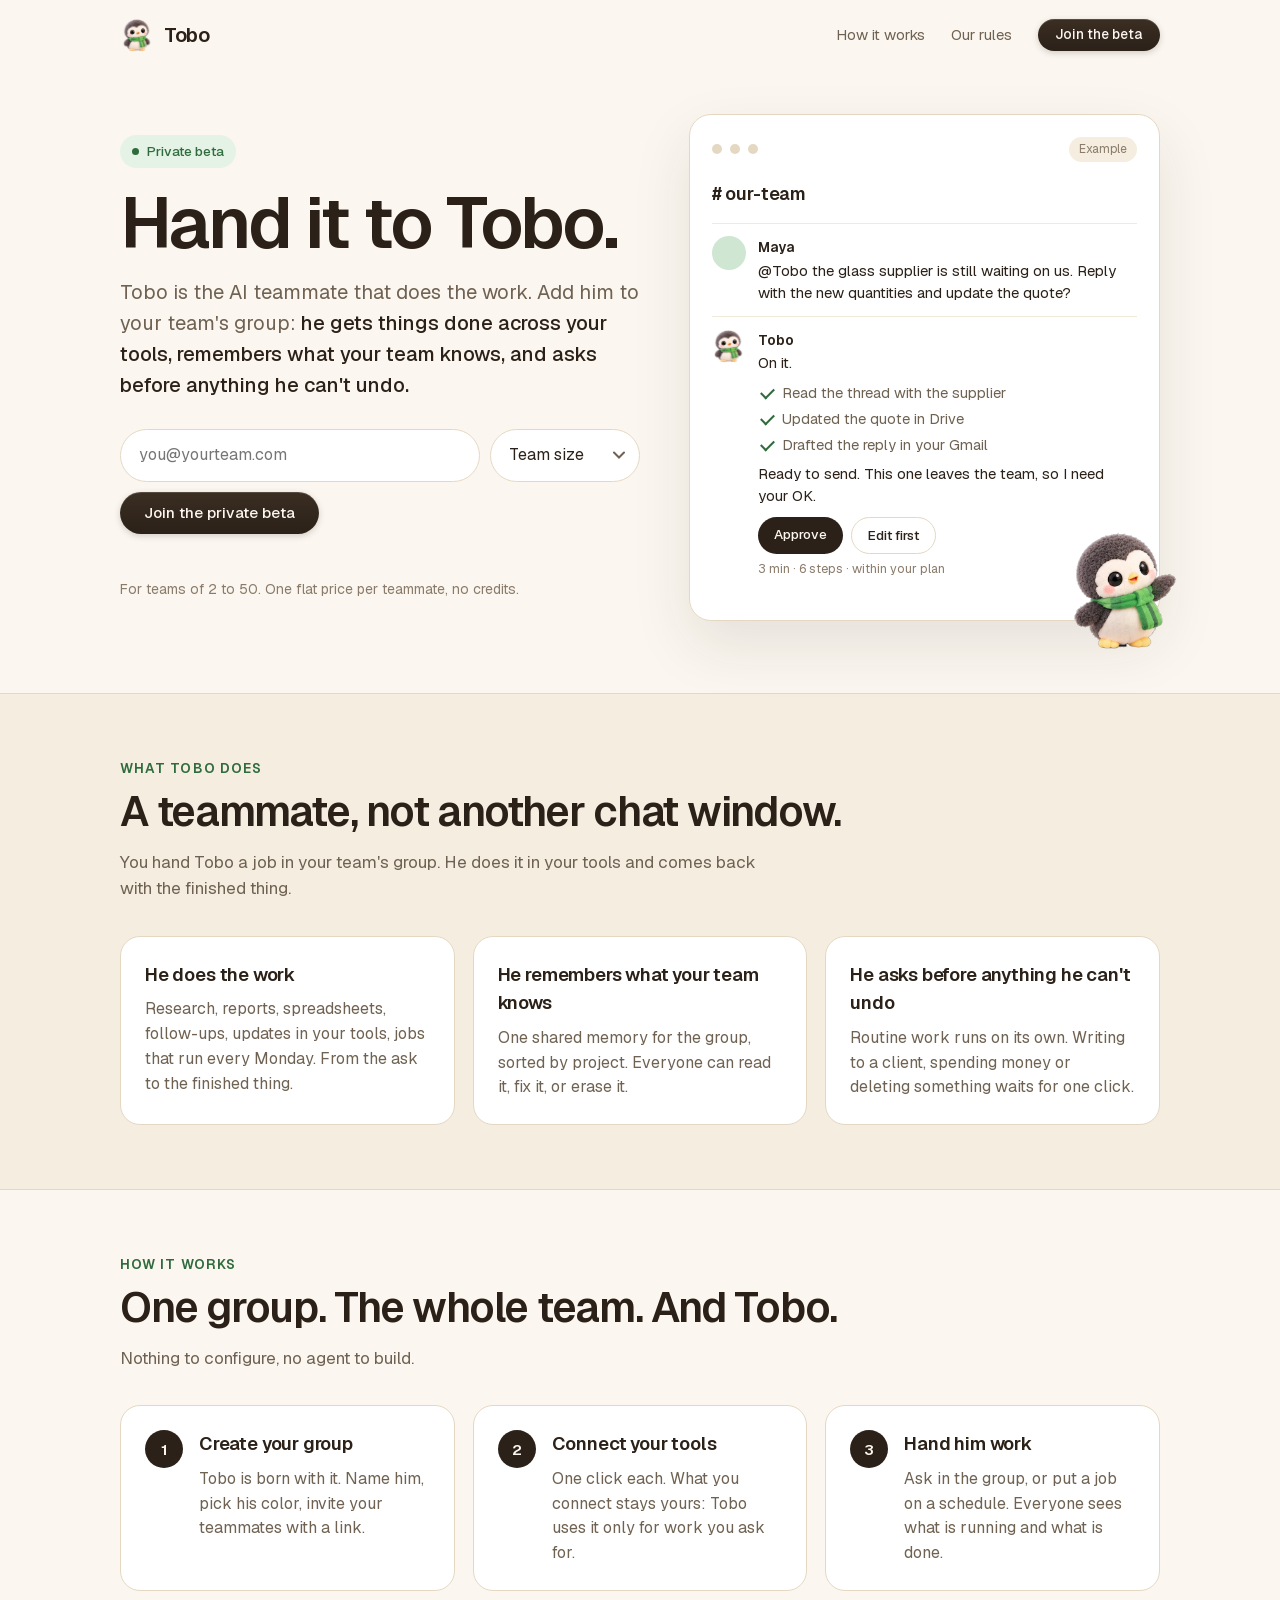
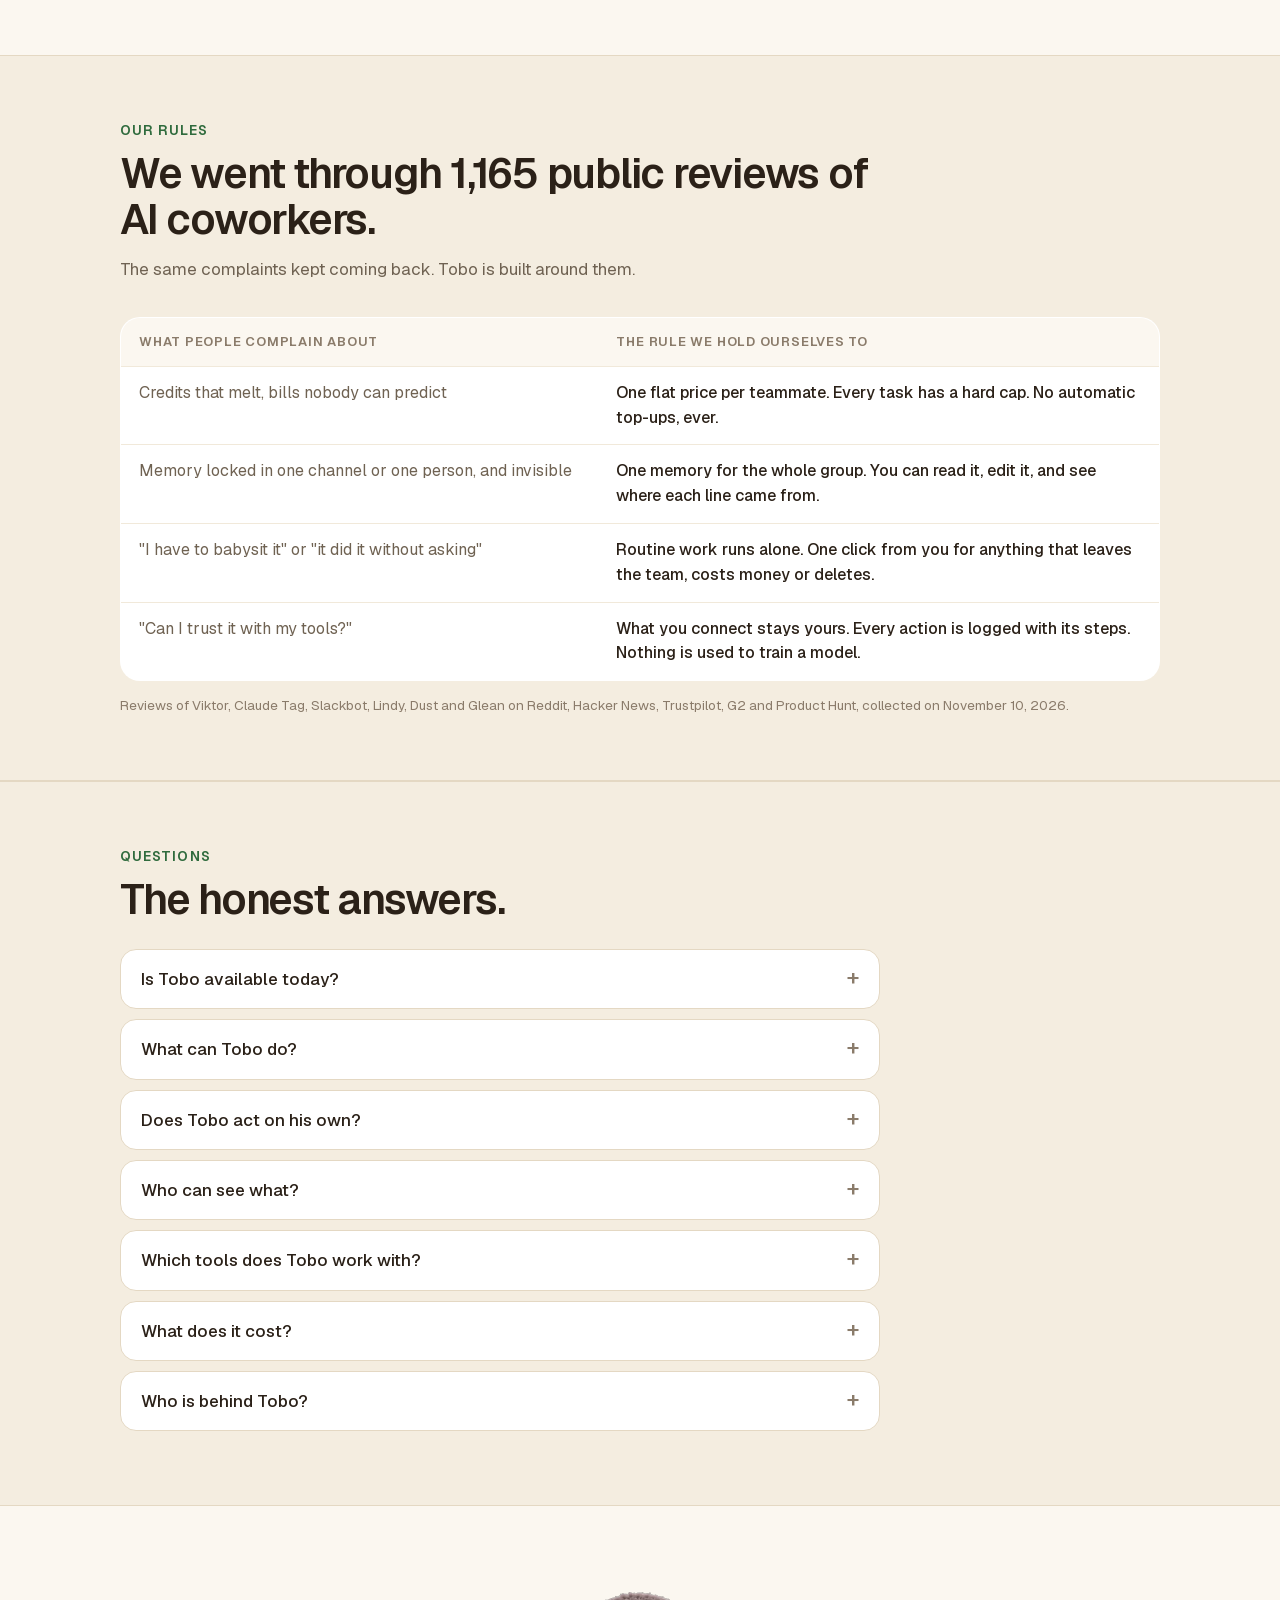
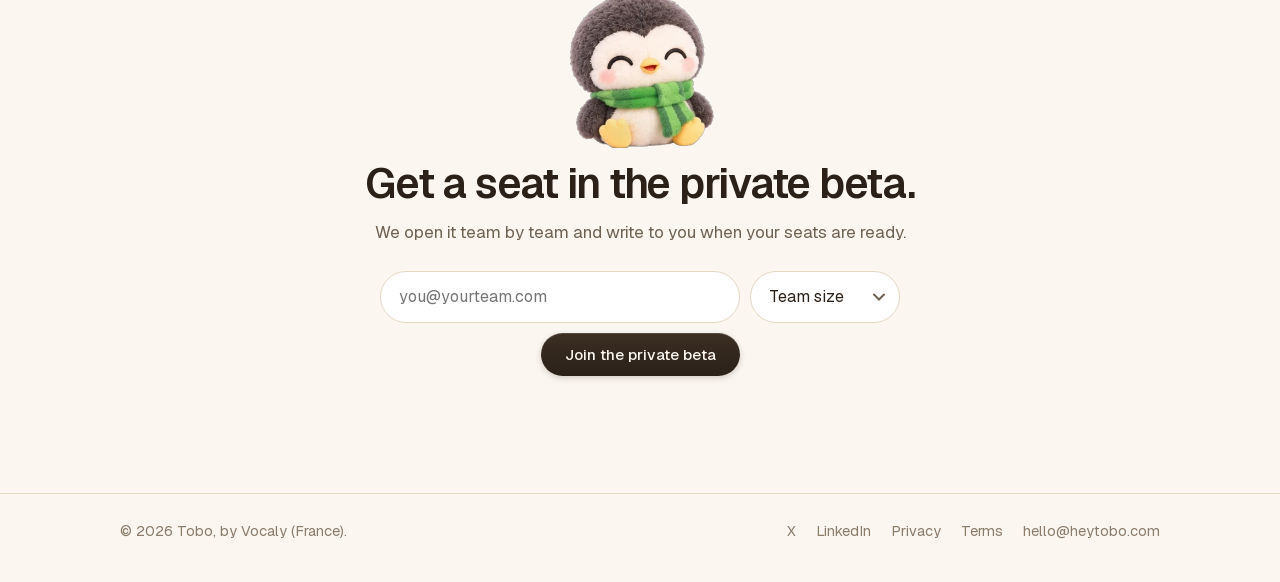
<file: index.html>
<!doctype html>
<html lang="en">
<head>
<meta charset="utf-8">
<meta name="viewport" content="width=device-width, initial-scale=1">
<title>Tobo: the AI teammate that does the work</title>
<meta name="description" content="Add Tobo to your team's group. He does the work across your tools, remembers what your team knows, and asks before anything he can't undo. Flat price, no credits.">
<link rel="canonical" href="https://heytobo.com/">
<meta property="og:type" content="website">
<meta property="og:url" content="https://heytobo.com/">
<meta property="og:title" content="Hand it to Tobo">
<meta property="og:description" content="The AI teammate that does the work. One group for the whole team, one shared memory, one flat price.">
<meta property="og:image" content="https://heytobo.com/assets/og.png">
<meta name="twitter:card" content="summary_large_image">
<meta name="twitter:site" content="@heytobo">
<meta name="theme-color" content="#FBF7F0">
<link rel="icon" href="/favicon.ico" sizes="any">
<link rel="icon" type="image/png" sizes="32x32" href="/assets/icon-32.png">
<link rel="apple-touch-icon" href="/assets/apple-touch-icon.png">
<link rel="preload" href="/assets/fonts/geist-latin.woff2" as="font" type="font/woff2" crossorigin>
<script type="application/ld+json">
{"@context":"https://schema.org","@type":"SoftwareApplication","name":"Tobo","applicationCategory":"BusinessApplication","operatingSystem":"Web","url":"https://heytobo.com/","description":"The AI teammate that does the work, for the whole team: one group, one shared memory, one flat price."}
</script>
<style>
@font-face{font-family:"Geist";src:url("/assets/fonts/geist-latin.woff2") format("woff2");font-weight:100 900;font-style:normal;font-display:swap}
:root{--cream:#FBF7F0;--cocoa:#2B2118;--sand:#E4D8C3;--scarf:#8DCF98;--leaf:#2f6b3d;--mint:#E4F3E6;--muted:#6f6252;--soft:#8A7B6A;--card:#fff;--spring:cubic-bezier(.34,1.56,.64,1);--smooth:cubic-bezier(.16,1,.3,1)}
*{box-sizing:border-box}
html{scroll-behavior:smooth;-webkit-text-size-adjust:100%}
body{margin:0;background:var(--cream);color:var(--cocoa);font-family:"Geist",-apple-system,BlinkMacSystemFont,"Segoe UI",Roboto,sans-serif;font-size:17px;line-height:1.55;-webkit-font-smoothing:antialiased}
img{max-width:100%;height:auto;display:block}
a{color:inherit}
.wrap{max-width:1080px;margin:0 auto;padding:0 20px}
.skip{position:absolute;left:-999px}
.skip:focus{left:12px;top:12px;background:#fff;padding:8px 12px;border-radius:8px;z-index:10}

/* nav */
.nav{display:flex;align-items:center;justify-content:space-between;padding:18px 0}
.brand{display:flex;align-items:center;gap:10px;font-weight:600;font-size:20px;letter-spacing:-.02em;text-decoration:none}
.brand img{width:34px;height:34px;object-fit:contain}
.nav-links{display:flex;align-items:center;gap:26px;font-size:15px}
.nav-links a{text-decoration:none}
.nav-links a:not(.btn){color:var(--muted)}
.nav-links a:not(.btn):hover{color:var(--cocoa)}
@media (max-width:720px){.nav-links a:not(.btn){display:none}}

/* buttons */
.btn{display:inline-flex;align-items:center;justify-content:center;gap:.5rem;border:0;border-radius:9999px;font:inherit;font-weight:500;line-height:1;white-space:nowrap;cursor:pointer;padding:.85rem 1.5rem;font-size:.95rem;text-decoration:none;transition:transform .35s var(--spring),box-shadow .25s ease,background-color .2s ease}
.btn-primary{color:var(--cream);background:linear-gradient(180deg,#3b2e23,var(--cocoa));box-shadow:0 1px 0 rgba(255,255,255,.14) inset,0 2px 6px rgba(43,33,24,.2)}
.btn-primary:hover{transform:translateY(-2px);box-shadow:0 1px 0 rgba(255,255,255,.14) inset,0 10px 22px rgba(43,33,24,.24),0 0 0 4px rgba(141,207,152,.28)}
.btn-primary:active{transform:scale(.96)}
.btn-sm{padding:.6rem 1.1rem;font-size:.85rem}
.btn:focus-visible,input:focus-visible,select:focus-visible,summary:focus-visible,a:focus-visible{outline:none;box-shadow:0 0 0 3px var(--cream),0 0 0 5px var(--scarf);border-radius:12px}
.btn[disabled]{opacity:.55;cursor:wait}

/* hero */
.hero{display:grid;grid-template-columns:1.05fr .95fr;gap:48px;align-items:center;padding:44px 0 72px}
@media (max-width:900px){.hero{grid-template-columns:1fr;gap:36px;padding:20px 0 56px}}
.pill{display:inline-flex;align-items:center;gap:8px;background:var(--mint);color:var(--leaf);font-size:13.5px;font-weight:500;padding:6px 12px;border-radius:9999px}
.pill i{width:7px;height:7px;border-radius:50%;background:var(--leaf);display:block}
h1{font-size:clamp(2.5rem,6.4vw,4.5rem);line-height:1.02;letter-spacing:-.035em;font-weight:600;margin:18px 0 18px}
.lead{font-size:clamp(1.05rem,1.6vw,1.25rem);color:var(--muted);max-width:33em;margin:0 0 28px}
.lead b{color:var(--cocoa);font-weight:500}

/* form */
.join{display:flex;flex-wrap:wrap;gap:10px;max-width:520px}
.join input,.join select{font:inherit;font-size:16px;color:var(--cocoa);background:#fff;border:1px solid var(--sand);border-radius:9999px;padding:.8rem 1.1rem;min-width:0}
.join input{flex:1 1 220px}
.join select{flex:0 1 150px;appearance:none;background-image:url("data:image/svg+xml,%3Csvg xmlns='http://www.w3.org/2000/svg' width='12' height='8' fill='none' stroke='%236f6252' stroke-width='2' stroke-linecap='round'%3E%3Cpath d='M1 1.5l5 5 5-5'/%3E%3C/svg%3E");background-repeat:no-repeat;background-position:right 14px center;padding-right:34px}
.join .btn{flex:1 1 100%}
@media (min-width:560px){.join .btn{flex:0 0 auto}}
@media (max-width:559px){.join select{flex:1 1 100%}}
.join .hp{position:absolute;left:-9999px;width:1px;height:1px;opacity:0}
.note{font-size:14px;color:var(--soft);margin:12px 0 0}
.status{font-size:15px;margin:12px 0 0;min-height:1.4em}
.status.ok{color:var(--leaf);font-weight:500}
.status.err{color:#a3371f}

/* mock */
.mock{position:relative;background:var(--card);border:1px solid var(--sand);border-radius:22px;padding:22px 22px 96px;box-shadow:0 24px 60px rgba(43,33,24,.10)}
.mock-top{display:flex;align-items:center;gap:8px;margin-bottom:18px;color:var(--soft);font-size:13px}
.mock-top span{width:10px;height:10px;border-radius:50%;background:var(--sand);display:block}
.mock-top em{font-style:normal;margin-left:auto;background:#F4EDE0;border-radius:9999px;padding:3px 10px;font-size:12px}
.subject{font-weight:600;font-size:18px;letter-spacing:-.01em;margin:0 0 16px}
.msg{display:flex;gap:12px;padding:12px 0;border-top:1px solid #F1E9DA}
.av{flex:0 0 34px;height:34px;border-radius:50%;background:#EADFCB}
.av.me{background:#CFE6D3}
.lines{flex:1;display:grid;gap:7px;padding-top:4px}
.lines b{display:block;height:9px;border-radius:6px;background:#EFE7D8}
.lines b:nth-child(1){width:38%;background:#E2D7C2}
.lines b:nth-child(2){width:92%}
.lines b:nth-child(3){width:64%}
.bubble{position:absolute;right:18px;bottom:22px;width:min(330px,calc(100% - 96px));background:#FFF8EC;border:1px solid #EAD9BC;border-radius:18px 18px 6px 18px;padding:14px 16px;box-shadow:0 14px 34px rgba(43,33,24,.16);font-size:14.5px;line-height:1.45;animation:pop .7s var(--spring) .5s both}
.bubble strong{display:block;font-size:12.5px;color:var(--soft);font-weight:600;margin-bottom:6px}
.bubble p{margin:0 0 8px}
.bubble p:last-child{margin:0}
.bubble mark{background:var(--mint);color:var(--leaf);border-radius:5px;padding:0 4px}
.mock .tobo{position:absolute;left:14px;bottom:-26px;width:118px;animation:float 4.5s ease-in-out infinite}
@keyframes float{0%,100%{transform:translateY(0)}50%{transform:translateY(-8px)}}
@keyframes pop{from{opacity:0;transform:translateY(10px) scale(.94)}to{opacity:1;transform:none}}
@keyframes rise{from{opacity:0;transform:translateY(14px)}to{opacity:1;transform:none}}
.rise{animation:rise .7s var(--smooth) both}
.rise.d1{animation-delay:.08s}.rise.d2{animation-delay:.16s}.rise.d3{animation-delay:.24s}
@media (prefers-reduced-motion:reduce){*{animation:none!important;transition:none!important}html{scroll-behavior:auto}}


.mock.chat{padding:22px 22px 30px}
.line{display:flex;gap:12px;padding:12px 0;border-top:1px solid #F1E9DA;font-size:15px;line-height:1.45}
.line p{margin:2px 0 0;color:var(--cocoa)}
.line .who{font-weight:600;font-size:14px}
.av-t{flex:0 0 34px;width:34px;height:34px;object-fit:contain}
.steps{list-style:none;margin:8px 0;padding:0;display:grid;gap:5px;color:var(--muted);font-size:14.5px}
.steps li{padding-left:24px;position:relative}
.steps li::before{content:"";position:absolute;left:3px;top:.42em;width:11px;height:6px;border-left:2px solid var(--leaf);border-bottom:2px solid var(--leaf);transform:rotate(-45deg)}
.ok{display:flex;gap:8px;margin:10px 0 6px}
.ok span{border-radius:9999px;padding:.5rem 1rem;font-size:13.5px;font-weight:500}
.ok .b1{background:var(--cocoa);color:var(--cream)}
.ok .b2{background:#fff;border:1px solid var(--sand)}
.receipt{font-size:12.5px!important;color:var(--soft)!important}
.mock.chat .tobo{left:auto;right:-18px;bottom:-30px;width:104px}
@media (max-width:900px){.mock.chat .tobo{right:6px;bottom:-34px;width:88px}}

/* sections */
section{padding:64px 0}
.kicker{font-size:13.5px;font-weight:600;letter-spacing:.08em;text-transform:uppercase;color:var(--leaf);margin:0 0 10px}
h2{font-size:clamp(1.8rem,3.6vw,2.6rem);line-height:1.1;letter-spacing:-.03em;font-weight:600;margin:0 0 14px;max-width:18em}
.sub{color:var(--muted);max-width:38em;margin:0 0 34px}
.grid3{display:grid;grid-template-columns:repeat(3,1fr);gap:18px}
.grid2{display:grid;grid-template-columns:repeat(2,1fr);gap:18px}
@media (max-width:900px){.grid3,.grid2{grid-template-columns:1fr}}
.card{background:var(--card);border:1px solid var(--sand);border-radius:20px;padding:24px}
.card h3{font-size:1.15rem;letter-spacing:-.01em;margin:0 0 8px;font-weight:600}
.card p{margin:0;color:var(--muted);font-size:16px}
.quote{font-size:15px;background:#FFF8EC;border:1px solid #EAD9BC;border-radius:14px 14px 4px 14px;padding:10px 12px;margin:0 0 16px;color:var(--cocoa)}
.step{display:flex;gap:16px;align-items:flex-start}
.num{flex:0 0 38px;height:38px;border-radius:50%;background:var(--cocoa);color:var(--cream);display:grid;place-items:center;font-weight:600;font-size:15px}
.band{background:#F4EDE0;border-top:1px solid var(--sand);border-bottom:1px solid var(--sand)}
.rule h3{display:flex;align-items:center;gap:10px}
.rule h3::before{content:"";flex:0 0 10px;height:10px;border-radius:50%;background:var(--scarf)}
table{width:100%;border-collapse:collapse;font-size:16px;background:var(--card);border:1px solid var(--sand);border-radius:20px;overflow:hidden}
th,td{text-align:left;padding:14px 18px;border-top:1px solid #F1E9DA;vertical-align:top}
tr:first-child th{border-top:0;font-size:13px;letter-spacing:.06em;text-transform:uppercase;color:var(--soft);font-weight:600;background:#FBF7F0}
td:first-child{color:var(--muted);width:46%}
td:last-child{font-weight:500}
@media (max-width:640px){th,td{padding:12px 14px;font-size:15px}}
.source{font-size:13.5px;color:var(--soft);margin:14px 0 0}
.price{display:grid;grid-template-columns:1fr 1fr;gap:18px;align-items:stretch}
@media (max-width:900px){.price{grid-template-columns:1fr}}
.card .big{font-size:clamp(2.6rem,5vw,3.6rem);font-weight:600;letter-spacing:-.04em;line-height:1;color:var(--cocoa)}
.card .big small{font-size:1rem;font-weight:400;color:var(--muted);letter-spacing:0}
.ticks{list-style:none;padding:0;margin:18px 0 0;display:grid;gap:9px;color:var(--muted);font-size:16px}
.ticks li{padding-left:26px;position:relative}
.ticks li::before{content:"";position:absolute;left:2px;top:.45em;width:12px;height:7px;border-left:2px solid var(--leaf);border-bottom:2px solid var(--leaf);transform:rotate(-45deg)}
.founding{background:var(--cocoa);color:var(--cream);border-color:var(--cocoa)}
.founding .ticks{color:#D9CDB9}
.card.founding .big{color:var(--cream)}
.founding .ticks li::before{border-color:var(--scarf)}
.card.founding .big small{color:#D9CDB9}
details{background:var(--card);border:1px solid var(--sand);border-radius:16px;padding:0 20px;margin:0 0 10px}
summary{cursor:pointer;font-weight:500;padding:16px 0;list-style:none;display:flex;justify-content:space-between;gap:16px}
summary::-webkit-details-marker{display:none}
summary::after{content:"+";font-size:22px;line-height:1;color:var(--soft);transition:transform .3s var(--spring)}
details[open] summary::after{transform:rotate(45deg)}
details p{margin:0 0 18px;color:var(--muted);font-size:16px}
.cta{text-align:center;padding:76px 0 84px}
.cta img{width:150px;margin:0 auto 10px;animation:float 4.5s ease-in-out infinite}
.cta h2{margin:0 auto 12px}
.cta .sub{margin:0 auto 26px}
.cta .join{margin:0 auto;justify-content:center}
.cta .note,.cta .status{text-align:center}
footer{border-top:1px solid var(--sand);padding:26px 0 40px;font-size:14.5px;color:var(--soft)}
.foot{display:flex;flex-wrap:wrap;gap:14px 26px;justify-content:space-between;align-items:center}
.foot nav{display:flex;flex-wrap:wrap;gap:20px}
.foot a{text-decoration:none}
.foot a:hover{color:var(--cocoa)}
</style>
</head>
<body>
<a class="skip" href="#main">Skip to content</a>
<div class="wrap">
  <header class="nav">
    <a class="brand" href="/" aria-label="Tobo, home"><img src="/assets/tobo-face.png" alt="" width="34" height="34">Tobo</a>
    <nav class="nav-links" aria-label="Main">
      <a href="#how">How it works</a>
      <a href="#rules">Our rules</a>
      <a class="btn btn-primary btn-sm" href="#join">Join the beta</a>
    </nav>
  </header>

  <main id="main">
    <div class="hero">
      <div>
        <span class="pill rise"><i></i>Private beta</span>
        <h1 class="rise d1">Hand it to Tobo.</h1>
        <p class="lead rise d2">Tobo is the AI teammate that does the work. Add him to your team's group: <b>he gets things done across your tools, remembers what your team knows, and asks before anything he can't undo.</b></p>
        <form class="join rise d3" data-join novalidate>
          <label class="skip" for="e1">Work email</label>
          <input id="e1" name="email" type="email" inputmode="email" autocomplete="email" placeholder="you@yourteam.com" required>
          <label class="skip" for="s1">Team size</label>
          <select id="s1" name="team_size"><option value="">Team size</option><option>2-5</option><option>6-15</option><option>16+</option></select>
          <input class="hp" type="text" name="website" tabindex="-1" autocomplete="off" aria-hidden="true">
          <button class="btn btn-primary" type="submit">Join the private beta</button>
        </form>
        <p class="status" role="status" aria-live="polite"></p>
        <p class="note">For teams of 2 to 50. One flat price per teammate, no credits.</p>
      </div>

      <div class="mock chat rise d2" aria-label="Example: a team asks Tobo to do a task in their group">
        <div class="mock-top"><span></span><span></span><span></span><em>Example</em></div>
        <p class="subject"># our-team</p>
        <div class="line"><div class="av me"></div><div><b class="who">Maya</b><p>@Tobo the glass supplier is still waiting on us. Reply with the new quantities and update the quote?</p></div></div>
        <div class="line"><img class="av-t" src="/assets/tobo-face.png" alt="" width="34" height="34"><div><b class="who">Tobo</b><p>On it.</p>
          <ul class="steps"><li>Read the thread with the supplier</li><li>Updated the quote in Drive</li><li>Drafted the reply in your Gmail</li></ul>
          <p>Ready to send. This one leaves the team, so I need your OK.</p>
          <div class="ok"><span class="b1">Approve</span><span class="b2">Edit first</span></div>
          <p class="receipt">3 min · 6 steps · within your plan</p></div></div>
        <img class="tobo" src="/assets/tobo-wave.webp" alt="Tobo, a plush penguin with a green scarf, waving" width="295" height="335">
      </div>
    </div>
  </main>
</div>

<section class="band" aria-labelledby="does">
  <div class="wrap">
    <p class="kicker">What Tobo does</p>
    <h2 id="does">A teammate, not another chat window.</h2>
    <p class="sub">You hand Tobo a job in your team's group. He does it in your tools and comes back with the finished thing.</p>
    <div class="grid3">
      <div class="card"><h3>He does the work</h3><p>Research, reports, spreadsheets, follow-ups, updates in your tools, jobs that run every Monday. From the ask to the finished thing.</p></div>
      <div class="card"><h3>He remembers what your team knows</h3><p>One shared memory for the group, sorted by project. Everyone can read it, fix it, or erase it.</p></div>
      <div class="card"><h3>He asks before anything he can't undo</h3><p>Routine work runs on its own. Writing to a client, spending money or deleting something waits for one click.</p></div>
    </div>
  </div>
</section>

<section id="how" aria-labelledby="how-h">
  <div class="wrap">
    <p class="kicker">How it works</p>
    <h2 id="how-h">One group. The whole team. And Tobo.</h2>
    <p class="sub">Nothing to configure, no agent to build.</p>
    <div class="grid3">
      <div class="card step"><span class="num">1</span><div><h3>Create your group</h3><p>Tobo is born with it. Name him, pick his color, invite your teammates with a link.</p></div></div>
      <div class="card step"><span class="num">2</span><div><h3>Connect your tools</h3><p>One click each. What you connect stays yours: Tobo uses it only for work you ask for.</p></div></div>
      <div class="card step"><span class="num">3</span><div><h3>Hand him work</h3><p>Ask in the group, or put a job on a schedule. Everyone sees what is running and what is done.</p></div></div>
    </div>
  </div>
</section>

<section id="rules" class="band" aria-labelledby="rules-h">
  <div class="wrap">
    <p class="kicker">Our rules</p>
    <h2 id="rules-h">We went through 1,165 public reviews of AI coworkers.</h2>
    <p class="sub">The same complaints kept coming back. Tobo is built around them.</p>
    <table>
      <tr><th scope="col">What people complain about</th><th scope="col">The rule we hold ourselves to</th></tr>
      <tr><td>Credits that melt, bills nobody can predict</td><td>One flat price per teammate. Every task has a hard cap. No automatic top-ups, ever.</td></tr>
      <tr><td>Memory locked in one channel or one person, and invisible</td><td>One memory for the whole group. You can read it, edit it, and see where each line came from.</td></tr>
      <tr><td>"I have to babysit it" or "it did it without asking"</td><td>Routine work runs alone. One click from you for anything that leaves the team, costs money or deletes.</td></tr>
      <tr><td>"Can I trust it with my tools?"</td><td>What you connect stays yours. Every action is logged with its steps. Nothing is used to train a model.</td></tr>
    </table>
    <p class="source">Reviews of Viktor, Claude Tag, Slackbot, Lindy, Dust and Glean on Reddit, Hacker News, Trustpilot, G2 and Product Hunt, collected on November 10, 2026.</p>
  </div>
</section>

<section class="band" aria-labelledby="faq-h">
  <div class="wrap">
    <p class="kicker">Questions</p>
    <h2 id="faq-h">The honest answers.</h2>
    <div style="max-width:760px;margin-top:26px">
      <details><summary>Is Tobo available today?</summary><p>Not yet. We are building Tobo in public and opening the private beta team by team. Join the list and we will write to you when your team's seats are ready.</p></details>
      <details><summary>What can Tobo do?</summary><p>The work you would hand to a capable teammate: research, reports, spreadsheets and slides, follow-ups, updates in the tools you connect, and recurring jobs on a schedule. He has his own computer in the cloud to run code and build files.</p></details>
      <details><summary>Does Tobo act on his own?</summary><p>For routine work, yes. Anything that leaves the team, costs money or deletes something waits for one click from you. You choose that level for every tool: blocked, ask first, or allowed.</p></details>
      <details><summary>Who can see what?</summary><p>The group shares one memory and one activity feed, so everyone knows what Tobo is doing and what he knows. What you connect stays yours: Tobo uses your access only for work you asked for. Tobo talks about the work, never ranks people.</p></details>
      <details><summary>Which tools does Tobo work with?</summary><p>Google Workspace and Slack first. Then Notion, Linear, HubSpot, GitHub and Stripe. After that, any tool that has an API.</p></details>
      <details><summary>What does it cost?</summary><p>One flat price per teammate. No credits. Every task has a hard cap and shows what it cost. We publish the price before billing starts.</p></details>
      <details><summary>Who is behind Tobo?</summary><p>Two founders in France. One of us is 16. We build in public on <a href="https://x.com/heytobo">X</a>.</p></details>
    </div>
  </div>
</section>

<section id="join" class="cta" aria-labelledby="join-h">
  <div class="wrap">
    <img src="/assets/tobo-happy.webp" alt="Tobo smiling" width="274" height="308">
    <h2 id="join-h">Get a seat in the private beta.</h2>
    <p class="sub">We open it team by team and write to you when your seats are ready.</p>
    <form class="join" data-join novalidate>
      <label class="skip" for="e2">Work email</label>
      <input id="e2" name="email" type="email" inputmode="email" autocomplete="email" placeholder="you@yourteam.com" required>
      <label class="skip" for="s2">Team size</label>
      <select id="s2" name="team_size"><option value="">Team size</option><option>2-5</option><option>6-15</option><option>16+</option></select>
      <input class="hp" type="text" name="website" tabindex="-1" autocomplete="off" aria-hidden="true">
      <button class="btn btn-primary" type="submit">Join the private beta</button>
    </form>
    <p class="status" role="status" aria-live="polite"></p>
  </div>
</section>

<footer>
  <div class="wrap foot">
    <span>© 2026 Tobo, by Vocaly (France).</span>
    <nav aria-label="Footer">
      <a href="https://x.com/heytobo">X</a>
      <a href="https://www.linkedin.com/company/heytobo">LinkedIn</a>
      <a href="/privacy">Privacy</a>
      <a href="/terms">Terms</a>
      <a href="mailto:hello@heytobo.com">hello@heytobo.com</a>
    </nav>
  </div>
</footer>

<script>
(function () {
  var URL = "https://lhzpdptivbfpboltqqyi.supabase.co/rest/v1/waitlist";
  var KEY = "eyJhbGciOiJIUzI1NiIsInR5cCI6IkpXVCJ9.eyJpc3MiOiJzdXBhYmFzZSIsInJlZiI6ImxoenBkcHRpdmJmcGJvbHRxcXlpIiwicm9sZSI6ImFub24iLCJpYXQiOjE3OTQxMjY1ODMsImV4cCI6MjEwOTcwMjU4M30.2E_mJphfHgBLfFyKsl8zsLrdbvwCitIWZA9KBB0O-zU";
  function source() {
    try {
      var p = new URLSearchParams(location.search);
      var s = p.get("utm_source") || p.get("ref") || (document.referrer ? new URL(document.referrer).hostname : "direct");
      return String(s).slice(0, 80);
    } catch (e) { return "direct"; }
  }
  document.querySelectorAll("form[data-join]").forEach(function (form) {
    var status = form.nextElementSibling;
    form.addEventListener("submit", function (ev) {
      ev.preventDefault();
      var email = form.email.value.trim();
      var btn = form.querySelector("button");
      status.className = "status";
      if (form.website.value) { status.textContent = "You're on the list."; status.className = "status ok"; return; }
      if (!/^[^@\s]+@[^@\s]+\.[^@\s]+$/.test(email) || email.length > 254) {
        status.textContent = "That email doesn't look right."; status.className = "status err"; form.email.focus(); return;
      }
      btn.disabled = true; status.textContent = "One second...";
      fetch(URL, {
        method: "POST",
        headers: { "apikey": KEY, "Authorization": "Bearer " + KEY, "Content-Type": "application/json", "Prefer": "return=minimal" },
        body: JSON.stringify({ email: email, team_size: form.team_size.value || null, source: source() })
      }).then(function (r) {
        if (r.ok || r.status === 409) {
          status.textContent = "You're on the list. Tobo will write to you when your seat is ready.";
          status.className = "status ok"; form.reset();
        } else { throw new Error(String(r.status)); }
      }).catch(function () {
        status.textContent = "That didn't go through. Write to hello@heytobo.com and we'll add you.";
        status.className = "status err";
      }).finally(function () { btn.disabled = false; });
    });
  });
})();
</script>
</body>
</html>
</file>
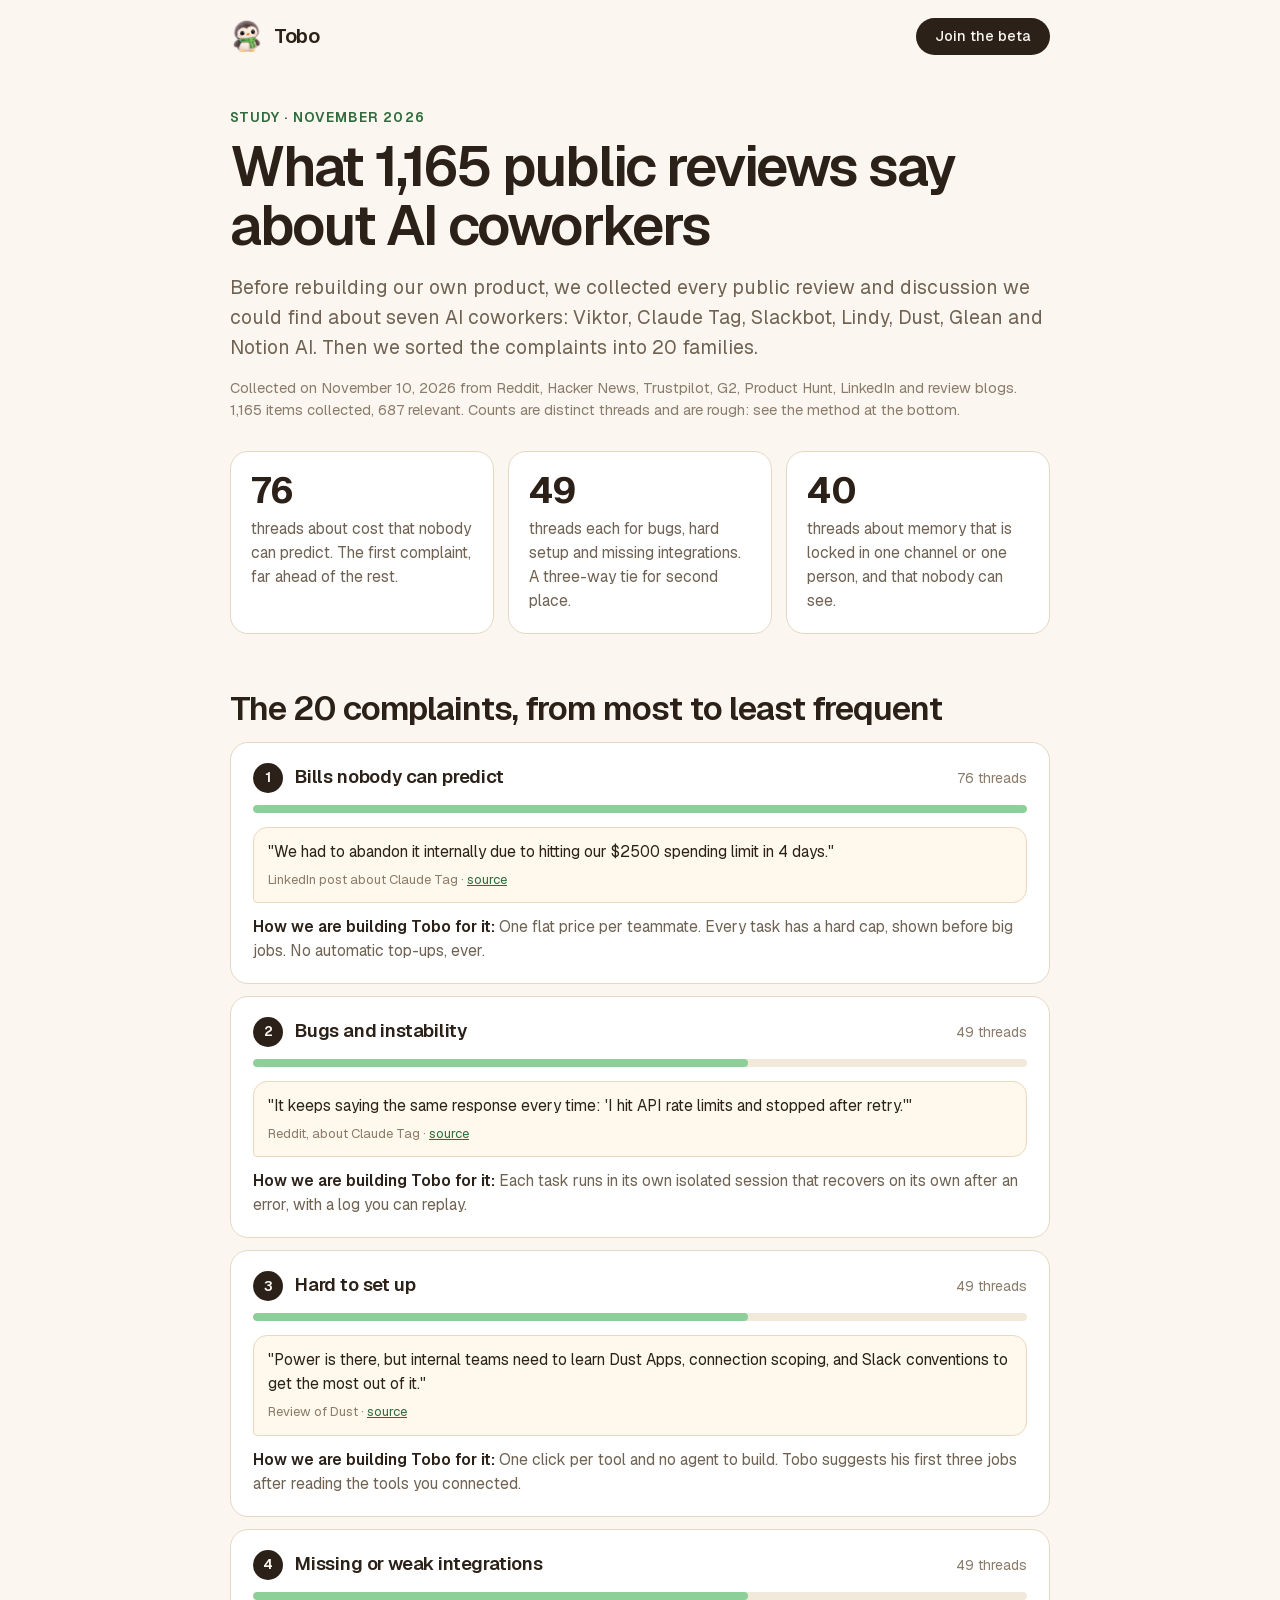
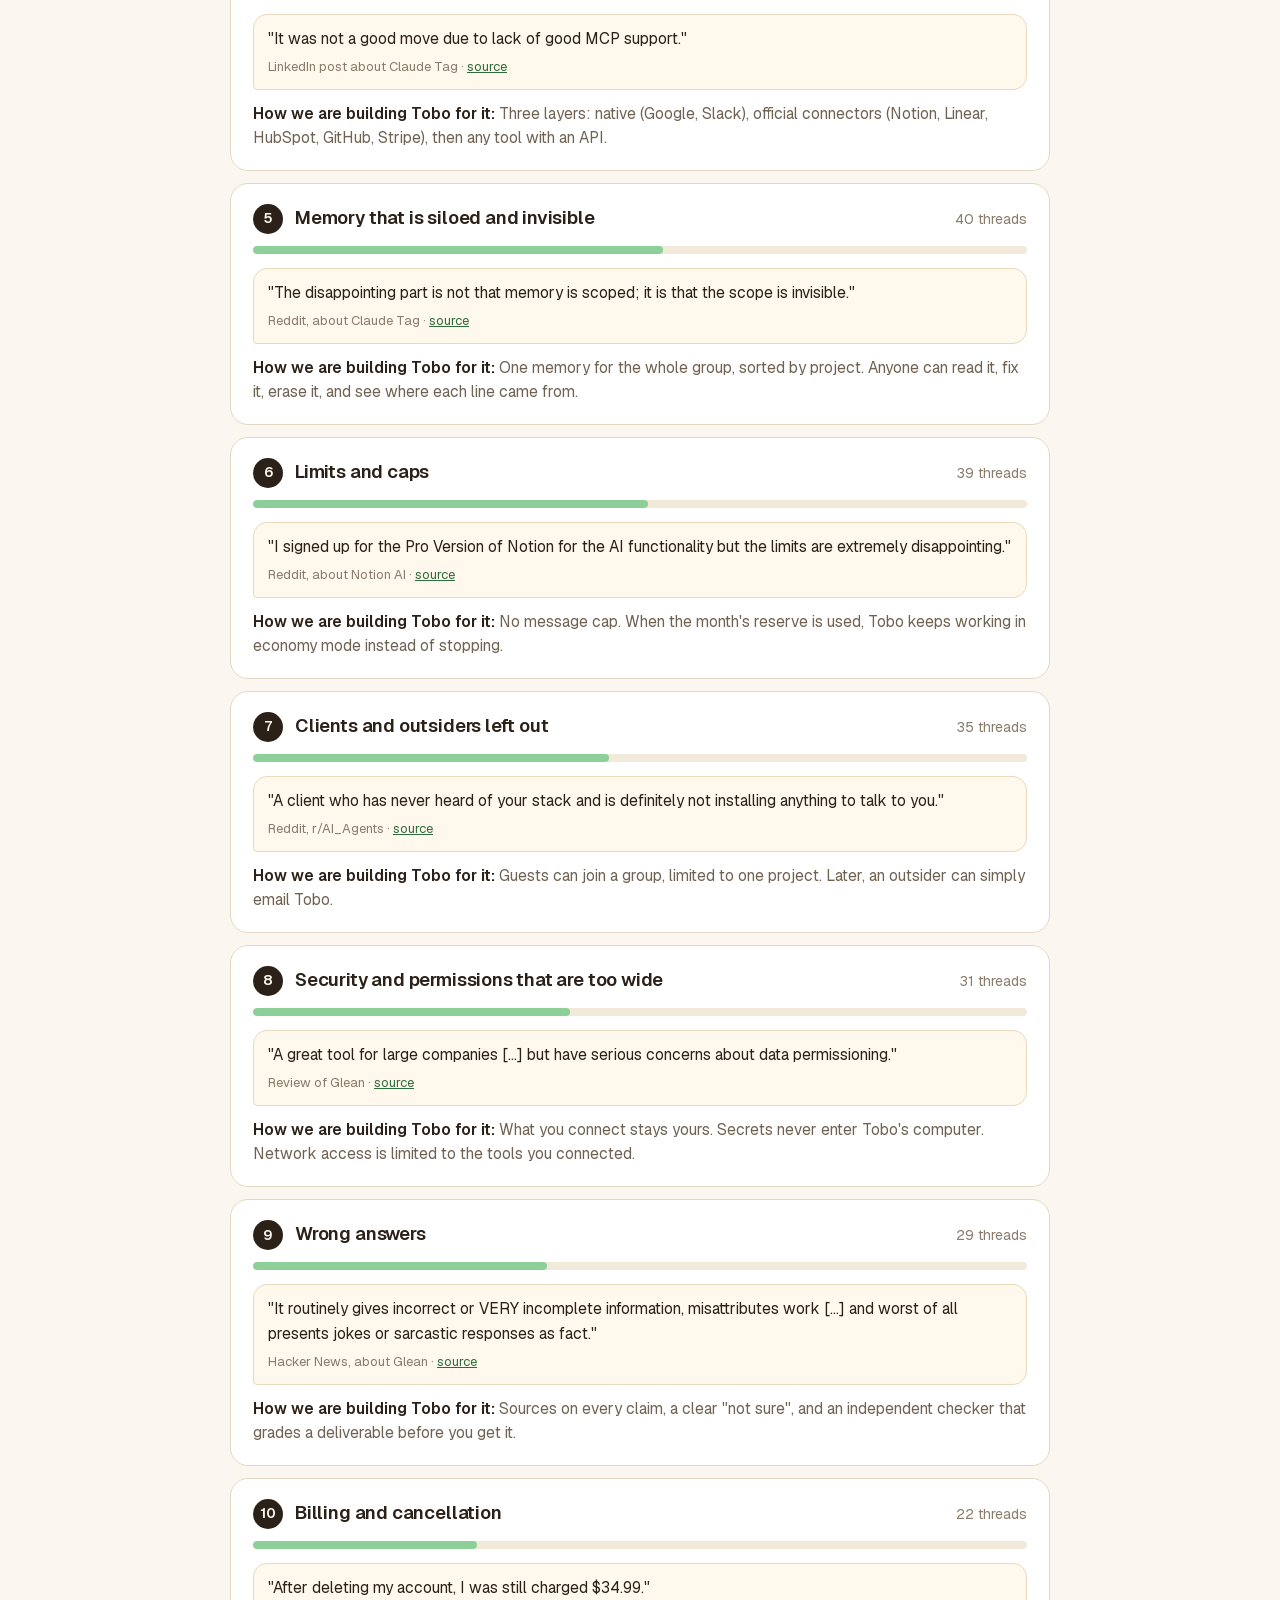
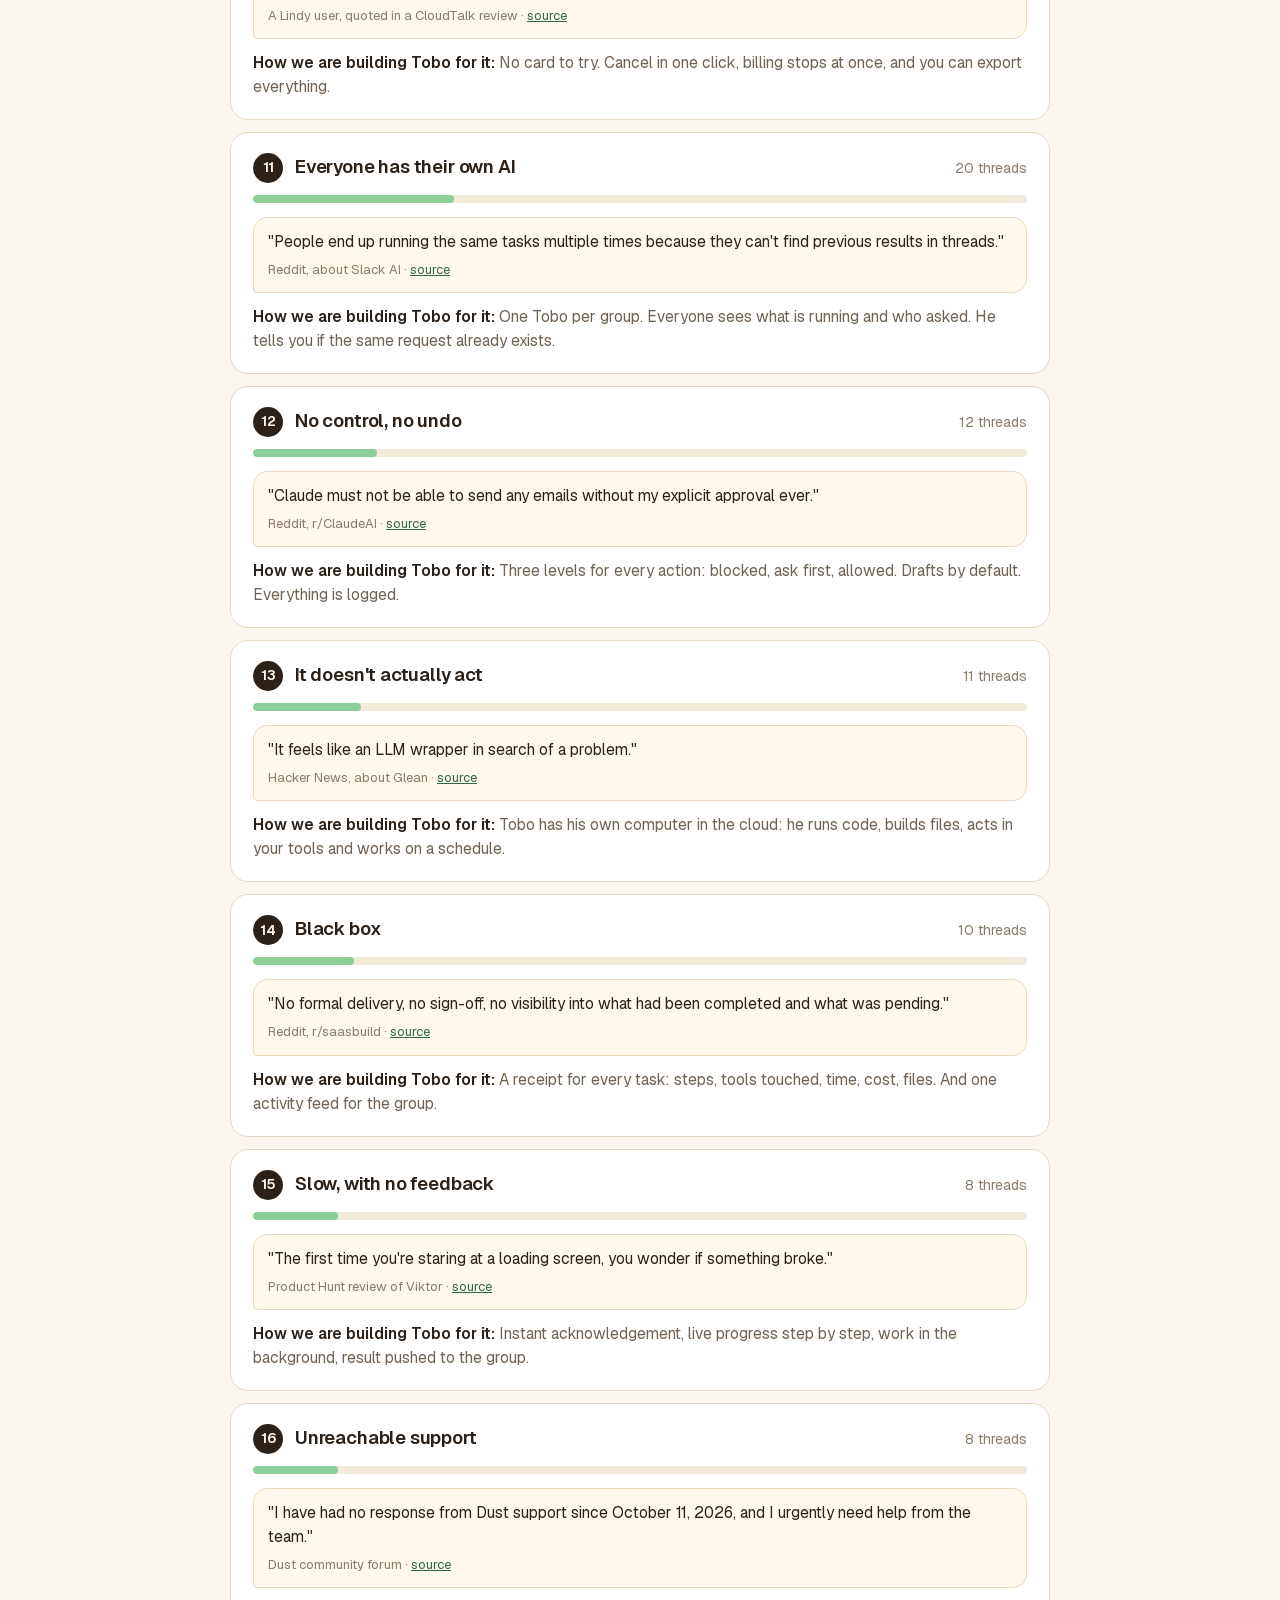
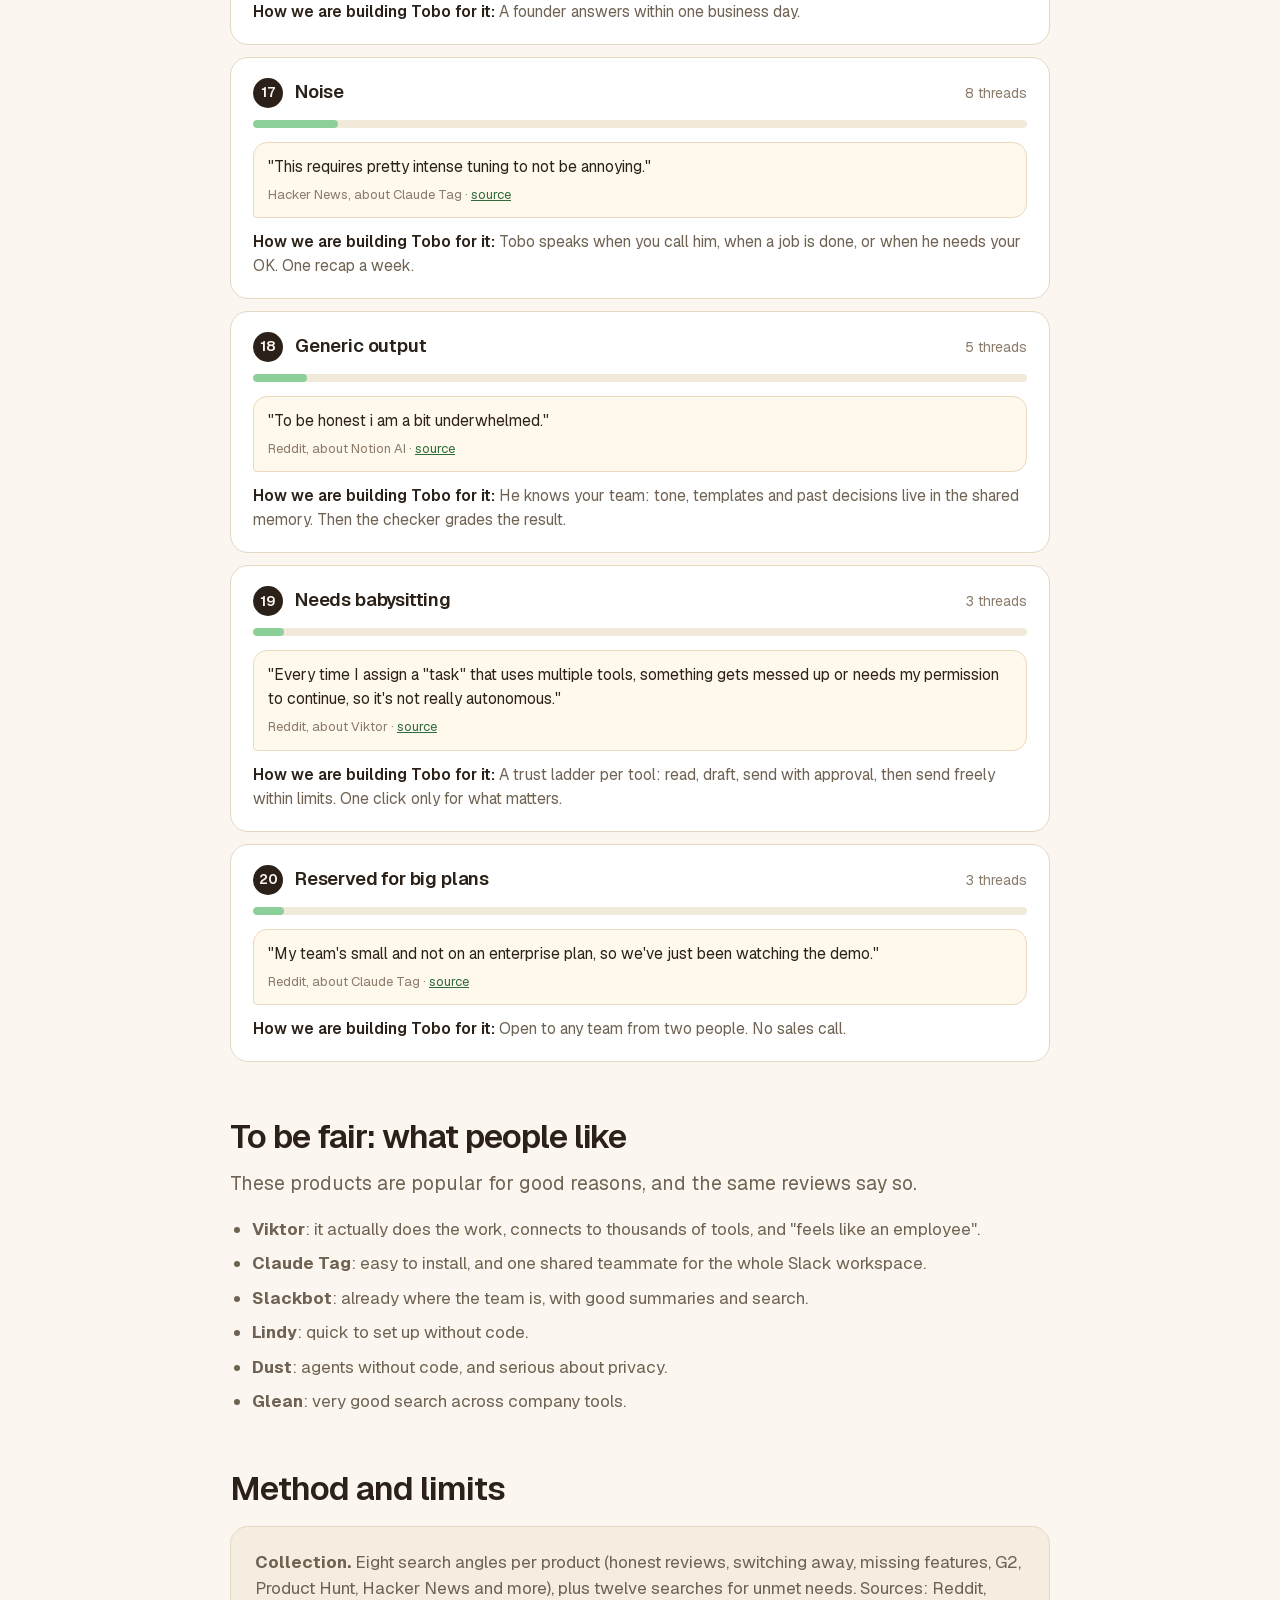
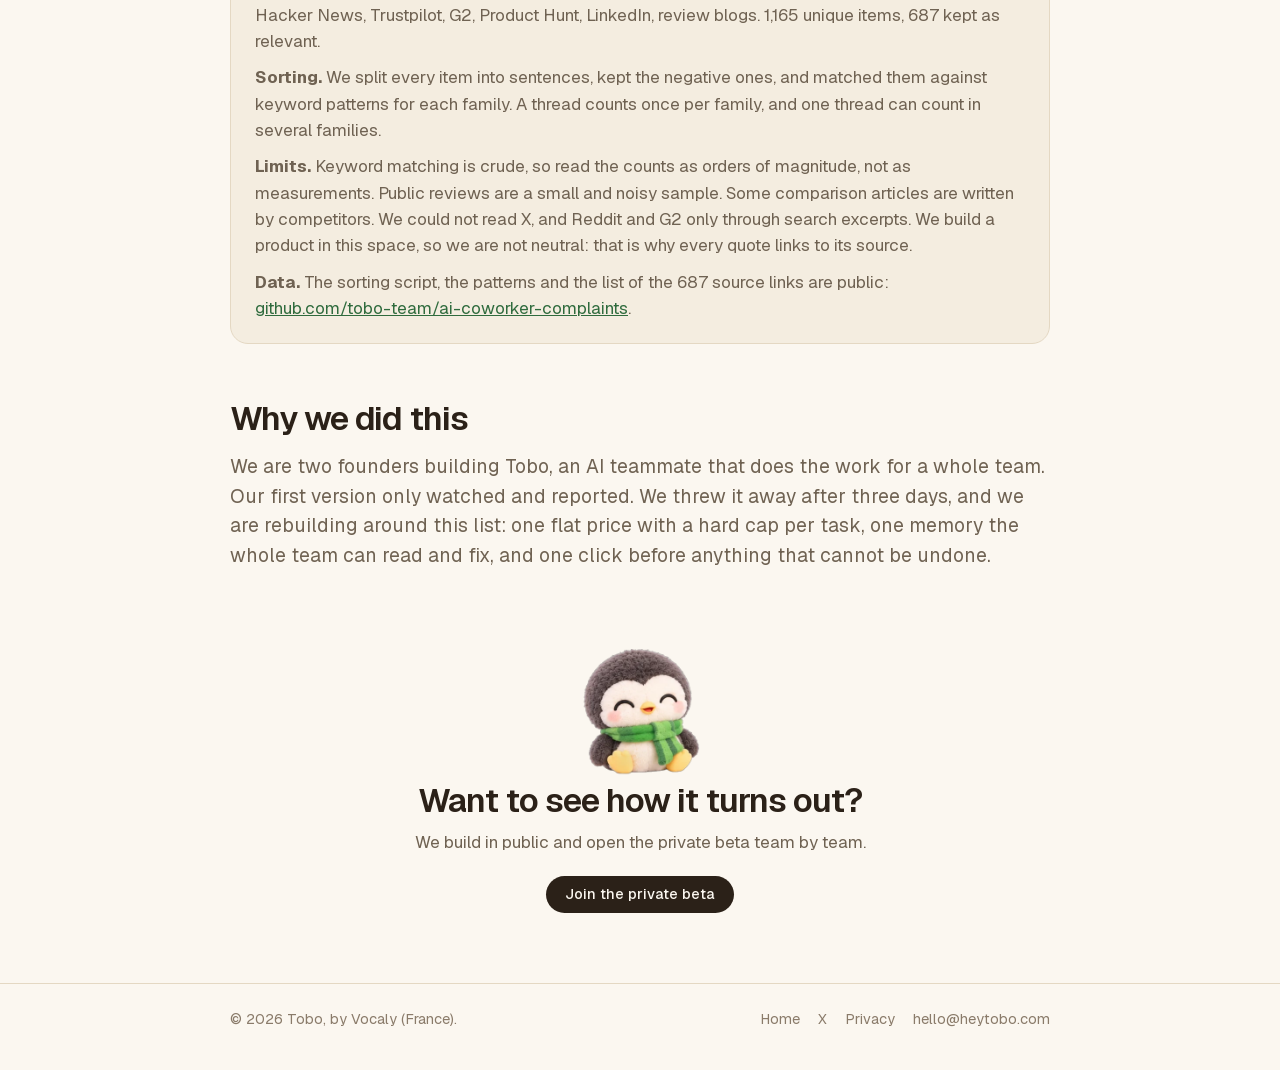
<file: complaints.html>
<!doctype html>
<html lang="en">
<head>
<meta charset="utf-8">
<meta name="viewport" content="width=device-width, initial-scale=1">
<title>What 1,165 public reviews say about AI coworkers · Tobo</title>
<meta name="description" content="We collected 1,165 public reviews and discussions about Viktor, Claude Tag, Slackbot, Lindy, Dust, Glean and Notion AI, and sorted the complaints into 20 families. Counts, quotes, sources and method.">
<link rel="canonical" href="https://heytobo.com/complaints">
<meta property="og:type" content="article">
<meta property="og:url" content="https://heytobo.com/complaints">
<meta property="og:title" content="What 1,165 public reviews say about AI coworkers">
<meta property="og:description" content="20 complaint families, with counts, quotes and sources. Number one: bills nobody can predict.">
<meta property="og:image" content="https://heytobo.com/assets/og-complaints.png">
<meta name="twitter:card" content="summary_large_image">
<meta name="twitter:site" content="@heytobo">
<meta name="theme-color" content="#FBF7F0">
<link rel="icon" href="/favicon.ico" sizes="any">
<link rel="apple-touch-icon" href="/assets/apple-touch-icon.png">
<link rel="preload" href="/assets/fonts/geist-latin.woff2" as="font" type="font/woff2" crossorigin>
<style>
@font-face{font-family:"Geist";src:url("/assets/fonts/geist-latin.woff2") format("woff2");font-weight:100 900;font-style:normal;font-display:swap}
:root{--cream:#FBF7F0;--cocoa:#2B2118;--sand:#E4D8C3;--scarf:#8DCF98;--leaf:#2f6b3d;--mint:#E4F3E6;--muted:#6f6252;--soft:#8A7B6A}
*{box-sizing:border-box}
html{-webkit-text-size-adjust:100%}
body{margin:0;background:var(--cream);color:var(--cocoa);font-family:"Geist",-apple-system,BlinkMacSystemFont,"Segoe UI",Roboto,sans-serif;font-size:17px;line-height:1.55;-webkit-font-smoothing:antialiased}
a{color:var(--leaf)}
img{max-width:100%;height:auto;display:block}
.wrap{max-width:860px;margin:0 auto;padding:0 20px}
.nav{display:flex;align-items:center;justify-content:space-between;padding:18px 0}
.brand{display:flex;align-items:center;gap:10px;font-weight:600;font-size:20px;letter-spacing:-.02em;text-decoration:none;color:inherit}
.brand img{width:34px;height:34px;object-fit:contain}
.btn{display:inline-flex;align-items:center;justify-content:center;border:0;border-radius:9999px;font:inherit;font-weight:500;line-height:1;cursor:pointer;padding:.7rem 1.2rem;font-size:.9rem;text-decoration:none;color:var(--cream);background:var(--cocoa)}
.kicker{font-size:13.5px;font-weight:600;letter-spacing:.08em;text-transform:uppercase;color:var(--leaf);margin:34px 0 10px}
h1{font-size:clamp(2.1rem,5.4vw,3.5rem);line-height:1.05;letter-spacing:-.035em;font-weight:600;margin:0 0 18px}
h2{font-size:clamp(1.5rem,3.2vw,2.1rem);line-height:1.12;letter-spacing:-.03em;font-weight:600;margin:56px 0 14px}
.lead{font-size:clamp(1.05rem,1.6vw,1.2rem);color:var(--muted);margin:0 0 14px}
.meta{font-size:14.5px;color:var(--soft);margin:0 0 30px}
.cards{display:grid;grid-template-columns:repeat(3,1fr);gap:14px;margin:26px 0 8px}
@media (max-width:760px){.cards{grid-template-columns:1fr}}
.card{background:#fff;border:1px solid var(--sand);border-radius:18px;padding:20px}
.card b{display:block;font-size:2.3rem;letter-spacing:-.04em;line-height:1;margin-bottom:8px}
.card p{margin:0;color:var(--muted);font-size:15.5px}
.row{background:#fff;border:1px solid var(--sand);border-radius:18px;padding:20px 22px;margin:0 0 12px}
.head{display:flex;align-items:baseline;gap:12px}
.rank{flex:0 0 30px;height:30px;border-radius:50%;background:var(--cocoa);color:var(--cream);display:grid;place-items:center;font-weight:600;font-size:14px;align-self:center}
.row h3{flex:1;font-size:1.15rem;letter-spacing:-.01em;margin:0;font-weight:600}
.n{font-size:14px;color:var(--soft);white-space:nowrap}
.bar{height:8px;border-radius:8px;background:#F1E9DA;margin:12px 0 14px;overflow:hidden}
.bar i{display:block;height:100%;border-radius:8px;background:var(--scarf)}
blockquote{margin:0 0 12px;padding:12px 14px;background:#FFF8EC;border:1px solid #EAD9BC;border-radius:14px 14px 14px 4px;font-size:15.5px}
cite{display:block;font-style:normal;font-size:13px;color:var(--soft);margin-top:6px}
.fix{margin:0;font-size:15.5px;color:var(--muted)}
.fix b{color:var(--cocoa);font-weight:600}
ul{padding-left:22px;color:var(--muted)}
li{margin-bottom:8px}
.box{background:#F4EDE0;border:1px solid var(--sand);border-radius:18px;padding:22px 24px;margin:18px 0}
.box p{margin:0 0 10px;color:var(--muted)}
.box p:last-child{margin:0}
.cta{text-align:center;padding:56px 0 70px}
.cta img{width:120px;margin:0 auto 6px}
.cta h2{margin:0 0 10px}
.cta p{color:var(--muted);max-width:34em;margin:0 auto 20px}
footer{border-top:1px solid var(--sand);padding:24px 0 40px;font-size:14.5px;color:var(--soft)}
.foot{display:flex;flex-wrap:wrap;gap:12px 24px;justify-content:space-between}
.foot a{color:inherit;text-decoration:none;margin-left:18px}
</style>
</head>
<body>
<div class="wrap">
  <header class="nav">
    <a class="brand" href="/" aria-label="Tobo, home"><img src="/assets/tobo-face.png" alt="" width="34" height="34">Tobo</a>
    <a class="btn" href="/#join">Join the beta</a>
  </header>

  <main>
    <p class="kicker">Study · November 2026</p>
    <h1>What 1,165 public reviews say about AI coworkers</h1>
    <p class="lead">Before rebuilding our own product, we collected every public review and discussion we could find about seven AI coworkers: Viktor, Claude Tag, Slackbot, Lindy, Dust, Glean and Notion AI. Then we sorted the complaints into 20 families.</p>
    <p class="meta">Collected on November 10, 2026 from Reddit, Hacker News, Trustpilot, G2, Product Hunt, LinkedIn and review blogs. 1,165 items collected, 687 relevant. Counts are distinct threads and are rough: see the method at the bottom.</p>

    <div class="cards">
      <div class="card"><b>76</b><p>threads about cost that nobody can predict. The first complaint, far ahead of the rest.</p></div>
      <div class="card"><b>49</b><p>threads each for bugs, hard setup and missing integrations. A three-way tie for second place.</p></div>
      <div class="card"><b>40</b><p>threads about memory that is locked in one channel or one person, and that nobody can see.</p></div>
    </div>

    <h2>The 20 complaints, from most to least frequent</h2>
    
      <article class="row" id="c1">
        <div class="head"><span class="rank">1</span><h3>Bills nobody can predict</h3><span class="n">76 threads</span></div>
        <div class="bar"><i style="width:100%"></i></div>
        <blockquote>"We had to abandon it internally due to hitting our $2500 spending limit in 4 days."<cite>LinkedIn post about Claude Tag · <a href="https://www.linkedin.com/posts/breckenedge_about-six-weeks-ago-we-replaced-the-claude-activity-7496212854392500225-AgJH" rel="nofollow noopener">source</a></cite></blockquote>
        <p class="fix"><b>How we are building Tobo for it:</b> One flat price per teammate. Every task has a hard cap, shown before big jobs. No automatic top-ups, ever.</p>
      </article>
      <article class="row" id="c2">
        <div class="head"><span class="rank">2</span><h3>Bugs and instability</h3><span class="n">49 threads</span></div>
        <div class="bar"><i style="width:64%"></i></div>
        <blockquote>"It keeps saying the same response every time: &#x27;I hit API rate limits and stopped after retry.&#x27;"<cite>Reddit, about Claude Tag · <a href="https://www.reddit.com/r/ClaudeAI/comments/1v4oxl7/claude_in_slack_is_completely_broken/" rel="nofollow noopener">source</a></cite></blockquote>
        <p class="fix"><b>How we are building Tobo for it:</b> Each task runs in its own isolated session that recovers on its own after an error, with a log you can replay.</p>
      </article>
      <article class="row" id="c3">
        <div class="head"><span class="rank">3</span><h3>Hard to set up</h3><span class="n">49 threads</span></div>
        <div class="bar"><i style="width:64%"></i></div>
        <blockquote>"Power is there, but internal teams need to learn Dust Apps, connection scoping, and Slack conventions to get the most out of it."<cite>Review of Dust · <a href="https://metaflow.life/blog/dust-tt-reviews" rel="nofollow noopener">source</a></cite></blockquote>
        <p class="fix"><b>How we are building Tobo for it:</b> One click per tool and no agent to build. Tobo suggests his first three jobs after reading the tools you connected.</p>
      </article>
      <article class="row" id="c4">
        <div class="head"><span class="rank">4</span><h3>Missing or weak integrations</h3><span class="n">49 threads</span></div>
        <div class="bar"><i style="width:64%"></i></div>
        <blockquote>"It was not a good move due to lack of good MCP support."<cite>LinkedIn post about Claude Tag · <a href="https://www.linkedin.com/posts/breckenedge_about-six-weeks-ago-we-replaced-the-claude-activity-7496212854392500225-AgJH" rel="nofollow noopener">source</a></cite></blockquote>
        <p class="fix"><b>How we are building Tobo for it:</b> Three layers: native (Google, Slack), official connectors (Notion, Linear, HubSpot, GitHub, Stripe), then any tool with an API.</p>
      </article>
      <article class="row" id="c5">
        <div class="head"><span class="rank">5</span><h3>Memory that is siloed and invisible</h3><span class="n">40 threads</span></div>
        <div class="bar"><i style="width:53%"></i></div>
        <blockquote>"The disappointing part is not that memory is scoped; it is that the scope is invisible."<cite>Reddit, about Claude Tag · <a href="https://www.reddit.com/r/AI_Agents/comments/1uhv7kz/how_has_your_experience_with_claude_tag_been_i_am/" rel="nofollow noopener">source</a></cite></blockquote>
        <p class="fix"><b>How we are building Tobo for it:</b> One memory for the whole group, sorted by project. Anyone can read it, fix it, erase it, and see where each line came from.</p>
      </article>
      <article class="row" id="c6">
        <div class="head"><span class="rank">6</span><h3>Limits and caps</h3><span class="n">39 threads</span></div>
        <div class="bar"><i style="width:51%"></i></div>
        <blockquote>"I signed up for the Pro Version of Notion for the AI functionality but the limits are extremely disappointing."<cite>Reddit, about Notion AI · <a href="https://www.reddit.com/r/Notion/comments/1vqoqxl/how_quickly_are_you_hitting_the_notion_ai_agent/" rel="nofollow noopener">source</a></cite></blockquote>
        <p class="fix"><b>How we are building Tobo for it:</b> No message cap. When the month&#x27;s reserve is used, Tobo keeps working in economy mode instead of stopping.</p>
      </article>
      <article class="row" id="c7">
        <div class="head"><span class="rank">7</span><h3>Clients and outsiders left out</h3><span class="n">35 threads</span></div>
        <div class="bar"><i style="width:46%"></i></div>
        <blockquote>"A client who has never heard of your stack and is definitely not installing anything to talk to you."<cite>Reddit, r/AI_Agents · <a href="https://www.reddit.com/r/AI_Agents/comments/1vmqjjy/how_do_your_agents_actually_talk_to_people/" rel="nofollow noopener">source</a></cite></blockquote>
        <p class="fix"><b>How we are building Tobo for it:</b> Guests can join a group, limited to one project. Later, an outsider can simply email Tobo.</p>
      </article>
      <article class="row" id="c8">
        <div class="head"><span class="rank">8</span><h3>Security and permissions that are too wide</h3><span class="n">31 threads</span></div>
        <div class="bar"><i style="width:41%"></i></div>
        <blockquote>"A great tool for large companies [...] but have serious concerns about data permissioning."<cite>Review of Glean · <a href="https://luciafranzese.substack.com/p/work-platform-glean-product-review" rel="nofollow noopener">source</a></cite></blockquote>
        <p class="fix"><b>How we are building Tobo for it:</b> What you connect stays yours. Secrets never enter Tobo&#x27;s computer. Network access is limited to the tools you connected.</p>
      </article>
      <article class="row" id="c9">
        <div class="head"><span class="rank">9</span><h3>Wrong answers</h3><span class="n">29 threads</span></div>
        <div class="bar"><i style="width:38%"></i></div>
        <blockquote>"It routinely gives incorrect or VERY incomplete information, misattributes work [...] and worst of all presents jokes or sarcastic responses as fact."<cite>Hacker News, about Glean · <a href="https://news.ycombinator.com/item?id=41899040" rel="nofollow noopener">source</a></cite></blockquote>
        <p class="fix"><b>How we are building Tobo for it:</b> Sources on every claim, a clear &quot;not sure&quot;, and an independent checker that grades a deliverable before you get it.</p>
      </article>
      <article class="row" id="c10">
        <div class="head"><span class="rank">10</span><h3>Billing and cancellation</h3><span class="n">22 threads</span></div>
        <div class="bar"><i style="width:29%"></i></div>
        <blockquote>"After deleting my account, I was still charged $34.99."<cite>A Lindy user, quoted in a CloudTalk review · <a href="https://www.cloudtalk.io/blog/lindy-ai-review/" rel="nofollow noopener">source</a></cite></blockquote>
        <p class="fix"><b>How we are building Tobo for it:</b> No card to try. Cancel in one click, billing stops at once, and you can export everything.</p>
      </article>
      <article class="row" id="c11">
        <div class="head"><span class="rank">11</span><h3>Everyone has their own AI</h3><span class="n">20 threads</span></div>
        <div class="bar"><i style="width:26%"></i></div>
        <blockquote>"People end up running the same tasks multiple times because they can&#x27;t find previous results in threads."<cite>Reddit, about Slack AI · <a href="https://www.reddit.com/r/AI_Agents/comments/1rro5d3/slack_ai_still_feels_so_dumb_has_anyone_tried_an/" rel="nofollow noopener">source</a></cite></blockquote>
        <p class="fix"><b>How we are building Tobo for it:</b> One Tobo per group. Everyone sees what is running and who asked. He tells you if the same request already exists.</p>
      </article>
      <article class="row" id="c12">
        <div class="head"><span class="rank">12</span><h3>No control, no undo</h3><span class="n">12 threads</span></div>
        <div class="bar"><i style="width:16%"></i></div>
        <blockquote>"Claude must not be able to send any emails without my explicit approval ever."<cite>Reddit, r/ClaudeAI · <a href="https://www.reddit.com/r/ClaudeAI/comments/1rrh2ef/i_used_claude_code_to_write_a_tool_to_automate_my/" rel="nofollow noopener">source</a></cite></blockquote>
        <p class="fix"><b>How we are building Tobo for it:</b> Three levels for every action: blocked, ask first, allowed. Drafts by default. Everything is logged.</p>
      </article>
      <article class="row" id="c13">
        <div class="head"><span class="rank">13</span><h3>It doesn&#x27;t actually act</h3><span class="n">11 threads</span></div>
        <div class="bar"><i style="width:14%"></i></div>
        <blockquote>"It feels like an LLM wrapper in search of a problem."<cite>Hacker News, about Glean · <a href="https://news.ycombinator.com/item?id=46000983" rel="nofollow noopener">source</a></cite></blockquote>
        <p class="fix"><b>How we are building Tobo for it:</b> Tobo has his own computer in the cloud: he runs code, builds files, acts in your tools and works on a schedule.</p>
      </article>
      <article class="row" id="c14">
        <div class="head"><span class="rank">14</span><h3>Black box</h3><span class="n">10 threads</span></div>
        <div class="bar"><i style="width:13%"></i></div>
        <blockquote>"No formal delivery, no sign-off, no visibility into what had been completed and what was pending."<cite>Reddit, r/saasbuild · <a href="https://www.reddit.com/r/saasbuild/comments/1tdtrp9/built_a_client_portal_after_losing_a_client/" rel="nofollow noopener">source</a></cite></blockquote>
        <p class="fix"><b>How we are building Tobo for it:</b> A receipt for every task: steps, tools touched, time, cost, files. And one activity feed for the group.</p>
      </article>
      <article class="row" id="c15">
        <div class="head"><span class="rank">15</span><h3>Slow, with no feedback</h3><span class="n">8 threads</span></div>
        <div class="bar"><i style="width:11%"></i></div>
        <blockquote>"The first time you&#x27;re staring at a loading screen, you wonder if something broke."<cite>Product Hunt review of Viktor · <a href="https://www.producthunt.com/products/viktor/reviews" rel="nofollow noopener">source</a></cite></blockquote>
        <p class="fix"><b>How we are building Tobo for it:</b> Instant acknowledgement, live progress step by step, work in the background, result pushed to the group.</p>
      </article>
      <article class="row" id="c16">
        <div class="head"><span class="rank">16</span><h3>Unreachable support</h3><span class="n">8 threads</span></div>
        <div class="bar"><i style="width:11%"></i></div>
        <blockquote>"I have had no response from Dust support since October 11, 2026, and I urgently need help from the team."<cite>Dust community forum · <a href="https://community.dust.tt/members/prof_2dhMGF67WSE8" rel="nofollow noopener">source</a></cite></blockquote>
        <p class="fix"><b>How we are building Tobo for it:</b> A founder answers within one business day.</p>
      </article>
      <article class="row" id="c17">
        <div class="head"><span class="rank">17</span><h3>Noise</h3><span class="n">8 threads</span></div>
        <div class="bar"><i style="width:11%"></i></div>
        <blockquote>"This requires pretty intense tuning to not be annoying."<cite>Hacker News, about Claude Tag · <a href="https://news.ycombinator.com/item?id=48649486" rel="nofollow noopener">source</a></cite></blockquote>
        <p class="fix"><b>How we are building Tobo for it:</b> Tobo speaks when you call him, when a job is done, or when he needs your OK. One recap a week.</p>
      </article>
      <article class="row" id="c18">
        <div class="head"><span class="rank">18</span><h3>Generic output</h3><span class="n">5 threads</span></div>
        <div class="bar"><i style="width:7%"></i></div>
        <blockquote>"To be honest i am a bit underwhelmed."<cite>Reddit, about Notion AI · <a href="https://www.reddit.com/r/Notion/comments/1pt3wzz/notion_ai_worth_it/" rel="nofollow noopener">source</a></cite></blockquote>
        <p class="fix"><b>How we are building Tobo for it:</b> He knows your team: tone, templates and past decisions live in the shared memory. Then the checker grades the result.</p>
      </article>
      <article class="row" id="c19">
        <div class="head"><span class="rank">19</span><h3>Needs babysitting</h3><span class="n">3 threads</span></div>
        <div class="bar"><i style="width:4%"></i></div>
        <blockquote>"Every time I assign a &quot;task&quot; that uses multiple tools, something gets messed up or needs my permission to continue, so it&#x27;s not really autonomous."<cite>Reddit, about Viktor · <a href="https://www.reddit.com/r/AI_Agents/comments/1uwma0q/claude_vs_codex_vs_many_vs_viktor/" rel="nofollow noopener">source</a></cite></blockquote>
        <p class="fix"><b>How we are building Tobo for it:</b> A trust ladder per tool: read, draft, send with approval, then send freely within limits. One click only for what matters.</p>
      </article>
      <article class="row" id="c20">
        <div class="head"><span class="rank">20</span><h3>Reserved for big plans</h3><span class="n">3 threads</span></div>
        <div class="bar"><i style="width:4%"></i></div>
        <blockquote>"My team&#x27;s small and not on an enterprise plan, so we&#x27;ve just been watching the demo."<cite>Reddit, about Claude Tag · <a href="https://www.reddit.com/r/ClaudeAI/comments/1vg2zu2/claude_tag_looks_great_but_its_enterpriseonly/" rel="nofollow noopener">source</a></cite></blockquote>
        <p class="fix"><b>How we are building Tobo for it:</b> Open to any team from two people. No sales call.</p>
      </article>

    <h2>To be fair: what people like</h2>
    <p class="lead">These products are popular for good reasons, and the same reviews say so.</p>
    <ul>
      <li><b>Viktor</b>: it actually does the work, connects to thousands of tools, and "feels like an employee".</li>
      <li><b>Claude Tag</b>: easy to install, and one shared teammate for the whole Slack workspace.</li>
      <li><b>Slackbot</b>: already where the team is, with good summaries and search.</li>
      <li><b>Lindy</b>: quick to set up without code.</li>
      <li><b>Dust</b>: agents without code, and serious about privacy.</li>
      <li><b>Glean</b>: very good search across company tools.</li>
    </ul>

    <h2>Method and limits</h2>
    <div class="box">
      <p><b>Collection.</b> Eight search angles per product (honest reviews, switching away, missing features, G2, Product Hunt, Hacker News and more), plus twelve searches for unmet needs. Sources: Reddit, Hacker News, Trustpilot, G2, Product Hunt, LinkedIn, review blogs. 1,165 unique items, 687 kept as relevant.</p>
      <p><b>Sorting.</b> We split every item into sentences, kept the negative ones, and matched them against keyword patterns for each family. A thread counts once per family, and one thread can count in several families.</p>
      <p><b>Limits.</b> Keyword matching is crude, so read the counts as orders of magnitude, not as measurements. Public reviews are a small and noisy sample. Some comparison articles are written by competitors. We could not read X, and Reddit and G2 only through search excerpts. We build a product in this space, so we are not neutral: that is why every quote links to its source.</p>
      <p><b>Data.</b> The sorting script, the patterns and the list of the 687 source links are public: <a href="https://github.com/tobo-team/ai-coworker-complaints">github.com/tobo-team/ai-coworker-complaints</a>.</p>
    </div>

    <h2>Why we did this</h2>
    <p class="lead">We are two founders building Tobo, an AI teammate that does the work for a whole team. Our first version only watched and reported. We threw it away after three days, and we are rebuilding around this list: one flat price with a hard cap per task, one memory the whole team can read and fix, and one click before anything that cannot be undone.</p>
  </main>
</div>

<section class="cta">
  <div class="wrap">
    <img src="/assets/tobo-happy.webp" alt="Tobo, a plush penguin with a green scarf" width="274" height="308">
    <h2>Want to see how it turns out?</h2>
    <p>We build in public and open the private beta team by team.</p>
    <a class="btn" href="/#join">Join the private beta</a>
  </div>
</section>

<footer>
  <div class="wrap foot">
    <span>© 2026 Tobo, by Vocaly (France).</span>
    <span><a href="/">Home</a><a href="https://x.com/heytobo">X</a><a href="/privacy">Privacy</a><a href="mailto:hello@heytobo.com">hello@heytobo.com</a></span>
  </div>
</footer>
</body>
</html>
</file>
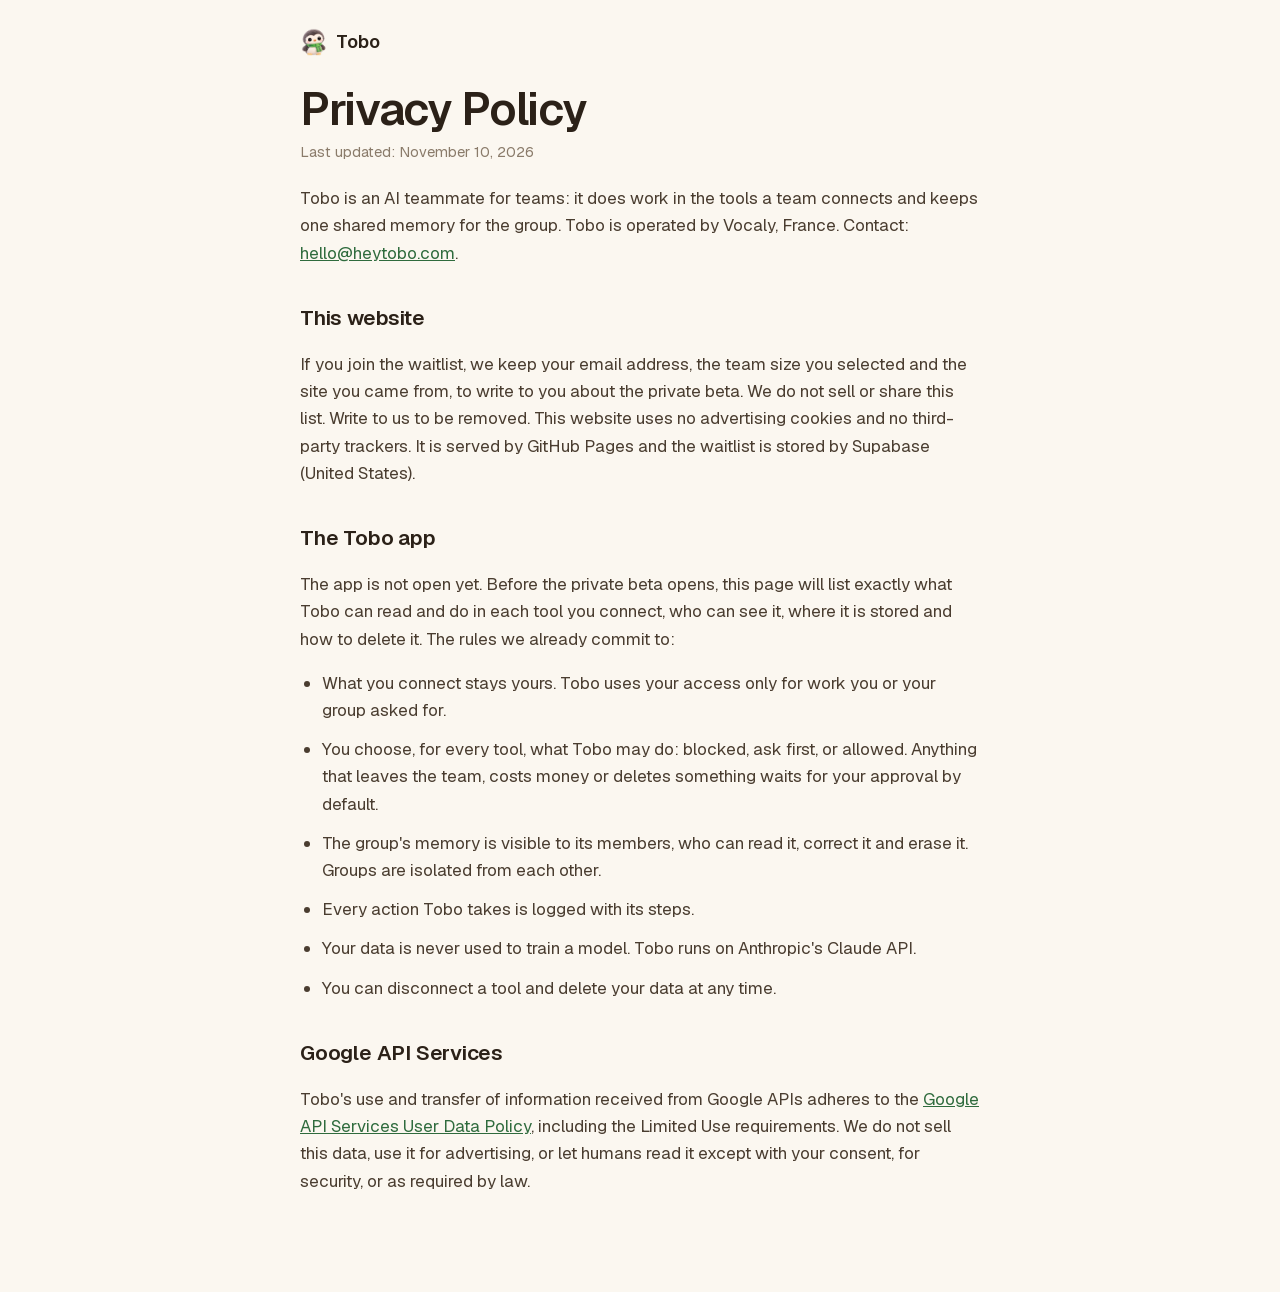
<file: privacy.html>
<!doctype html>
<html lang="en">
<head>
<meta charset="utf-8">
<meta name="viewport" content="width=device-width, initial-scale=1">
<title>Privacy · Tobo</title>
<meta name="description" content="What Tobo reads, what it keeps, who sees it, and how to delete it.">
<link rel="canonical" href="https://heytobo.com/privacy">
<link rel="icon" href="/favicon.ico" sizes="any">
<link rel="stylesheet" href="/assets/legal.css">
</head>
<body>
<main>
  <a class="back" href="/"><img src="/assets/tobo-face.png" alt="" width="28" height="28">Tobo</a>
  <h1>Privacy Policy</h1>
  <p class="date">Last updated: November 10, 2026</p>
  <p>Tobo is an AI teammate for teams: it does work in the tools a team connects and keeps one shared memory for the group. Tobo is operated by Vocaly, France. Contact: <a href="mailto:hello@heytobo.com">hello@heytobo.com</a>.</p>

  <h2>This website</h2>
  <p>If you join the waitlist, we keep your email address, the team size you selected and the site you came from, to write to you about the private beta. We do not sell or share this list. Write to us to be removed. This website uses no advertising cookies and no third-party trackers. It is served by GitHub Pages and the waitlist is stored by Supabase (United States).</p>

  <h2>The Tobo app</h2>
  <p>The app is not open yet. Before the private beta opens, this page will list exactly what Tobo can read and do in each tool you connect, who can see it, where it is stored and how to delete it. The rules we already commit to:</p>
  <ul>
    <li>What you connect stays yours. Tobo uses your access only for work you or your group asked for.</li>
    <li>You choose, for every tool, what Tobo may do: blocked, ask first, or allowed. Anything that leaves the team, costs money or deletes something waits for your approval by default.</li>
    <li>The group's memory is visible to its members, who can read it, correct it and erase it. Groups are isolated from each other.</li>
    <li>Every action Tobo takes is logged with its steps.</li>
    <li>Your data is never used to train a model. Tobo runs on Anthropic's Claude API.</li>
    <li>You can disconnect a tool and delete your data at any time.</li>
  </ul>

  <h2>Google API Services</h2>
  <p>Tobo's use and transfer of information received from Google APIs adheres to the <a href="https://developers.google.com/terms/api-services-user-data-policy">Google API Services User Data Policy</a>, including the Limited Use requirements. We do not sell this data, use it for advertising, or let humans read it except with your consent, for security, or as required by law.</p>
</main>
</body>
</html>
</file>
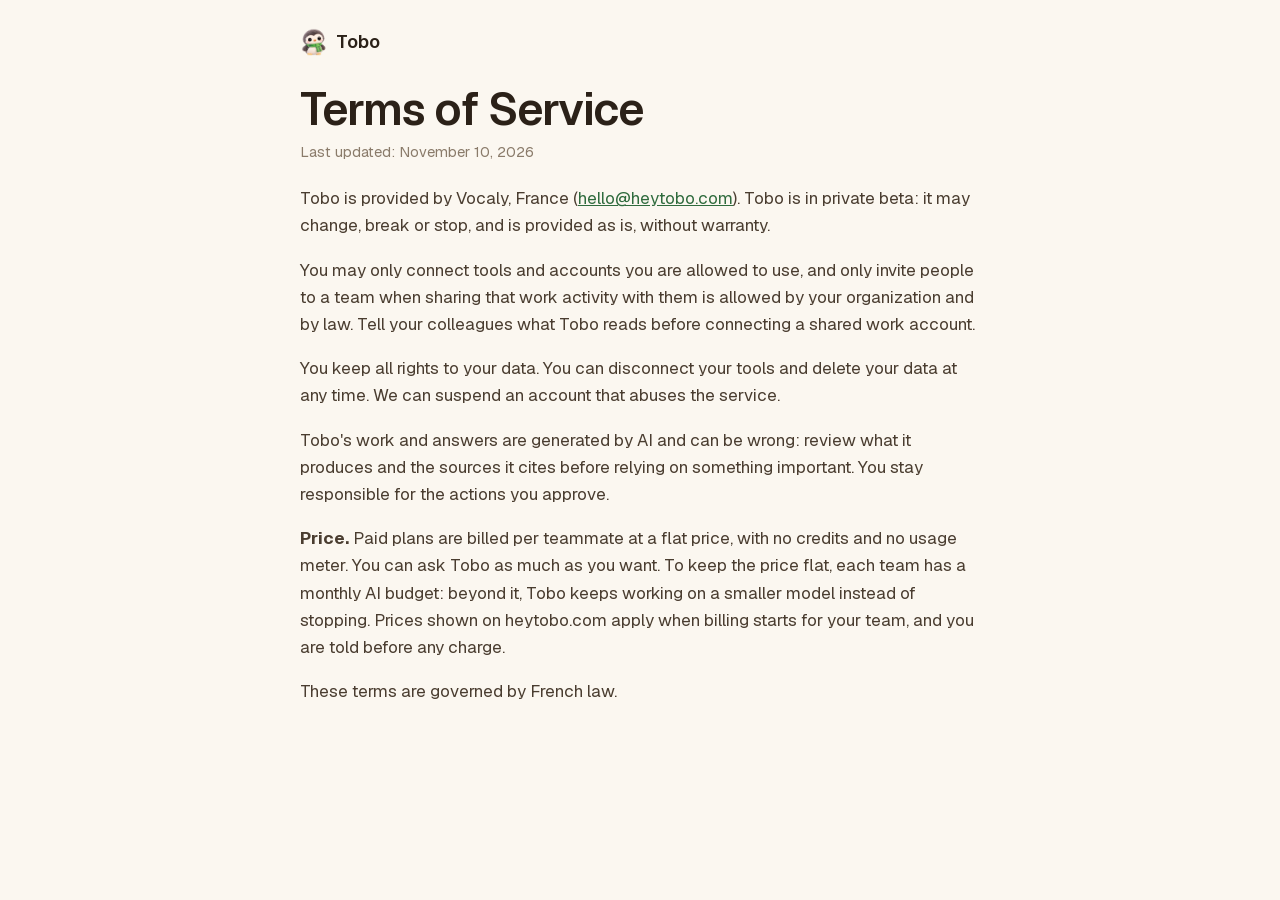
<file: terms.html>
<!doctype html>
<html lang="en">
<head>
<meta charset="utf-8">
<meta name="viewport" content="width=device-width, initial-scale=1">
<title>Terms · Tobo</title>
<meta name="description" content="Terms of Service for Tobo.">
<link rel="canonical" href="https://heytobo.com/terms">
<link rel="icon" href="/favicon.ico" sizes="any">
<link rel="stylesheet" href="/assets/legal.css">
</head>
<body>
<main>
  <a class="back" href="/"><img src="/assets/tobo-face.png" alt="" width="28" height="28">Tobo</a>
  <h1>Terms of Service</h1>
  <p class="date">Last updated: November 10, 2026</p>
  <p>Tobo is provided by Vocaly, France (<a href="mailto:hello@heytobo.com">hello@heytobo.com</a>). Tobo is in private beta: it may change, break or stop, and is provided as is, without warranty.</p>
  <p>You may only connect tools and accounts you are allowed to use, and only invite people to a team when sharing that work activity with them is allowed by your organization and by law. Tell your colleagues what Tobo reads before connecting a shared work account.</p>
  <p>You keep all rights to your data. You can disconnect your tools and delete your data at any time. We can suspend an account that abuses the service.</p>
  <p>Tobo's work and answers are generated by AI and can be wrong: review what it produces and the sources it cites before relying on something important. You stay responsible for the actions you approve.</p>
  <p><b>Price.</b> Paid plans are billed per teammate at a flat price, with no credits and no usage meter. You can ask Tobo as much as you want. To keep the price flat, each team has a monthly AI budget: beyond it, Tobo keeps working on a smaller model instead of stopping. Prices shown on heytobo.com apply when billing starts for your team, and you are told before any charge.</p>
  <p>These terms are governed by French law.</p>
</main>
</body>
</html>
</file>
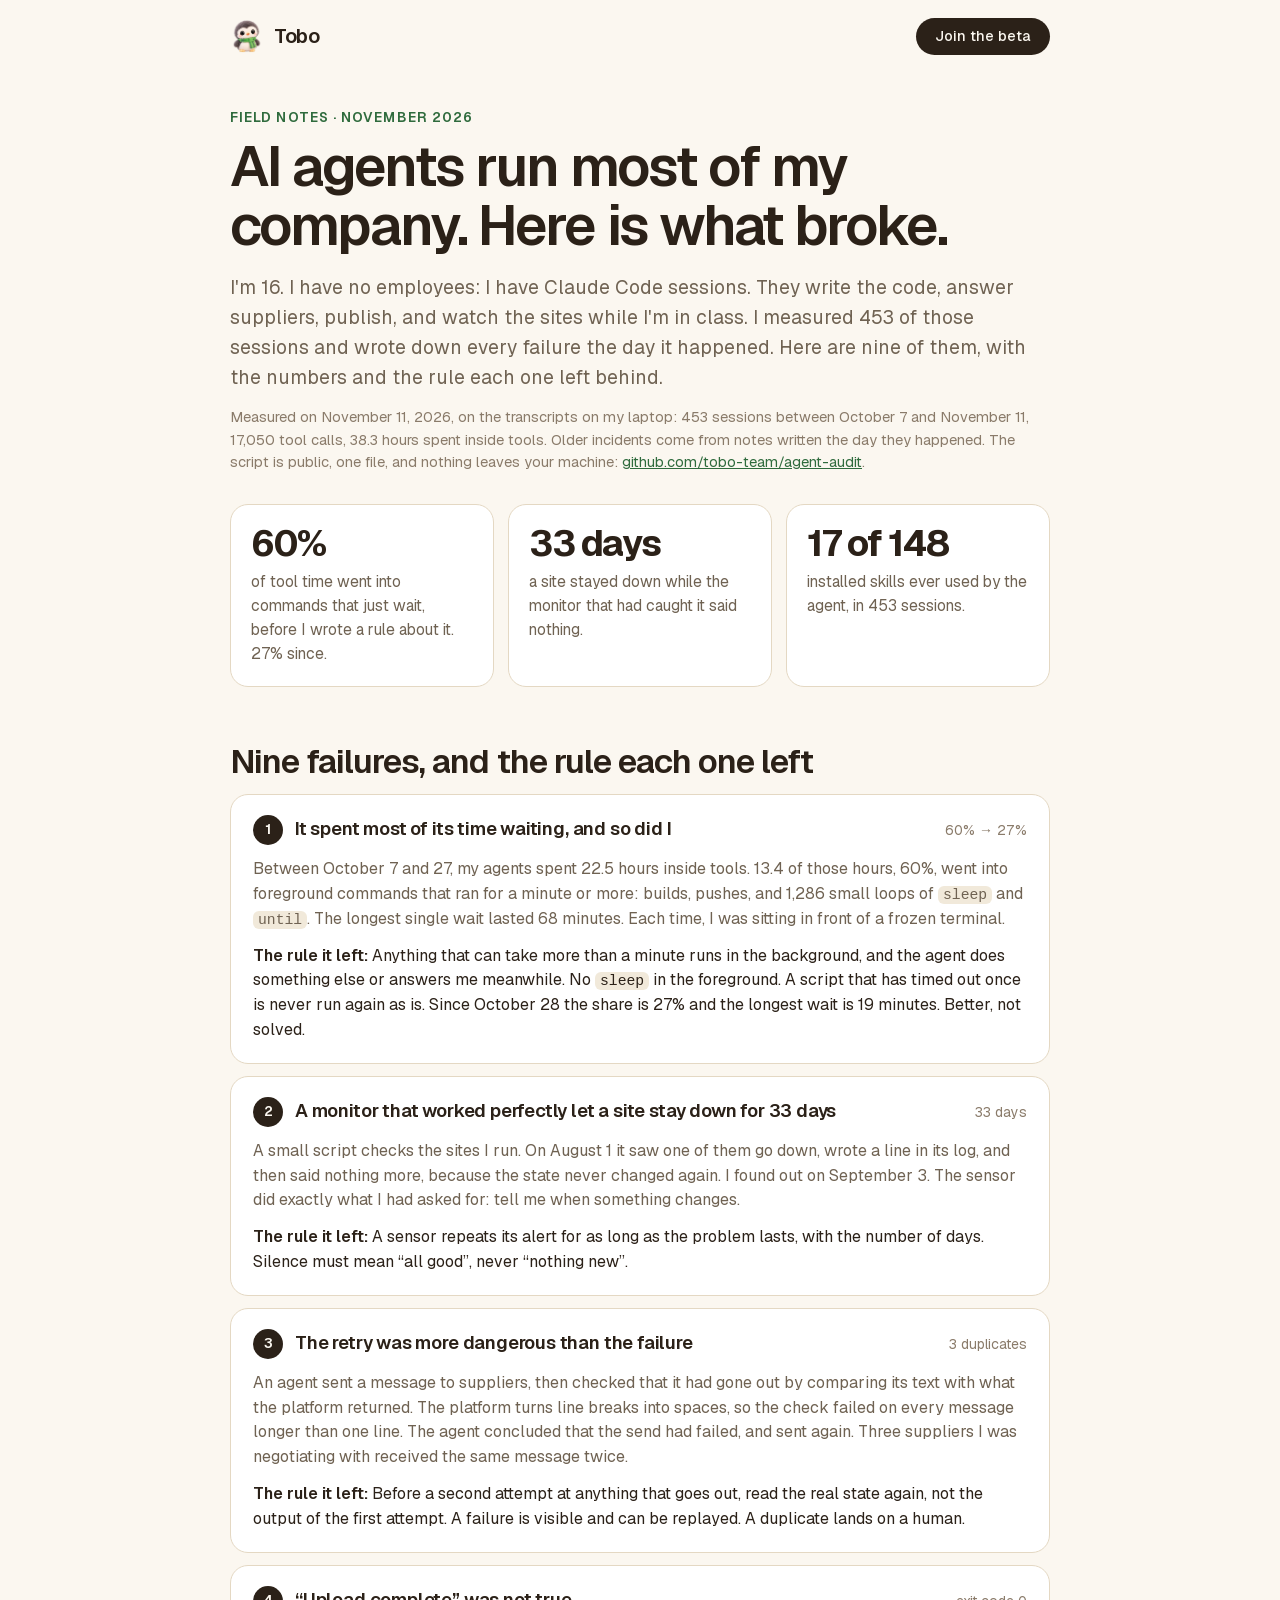
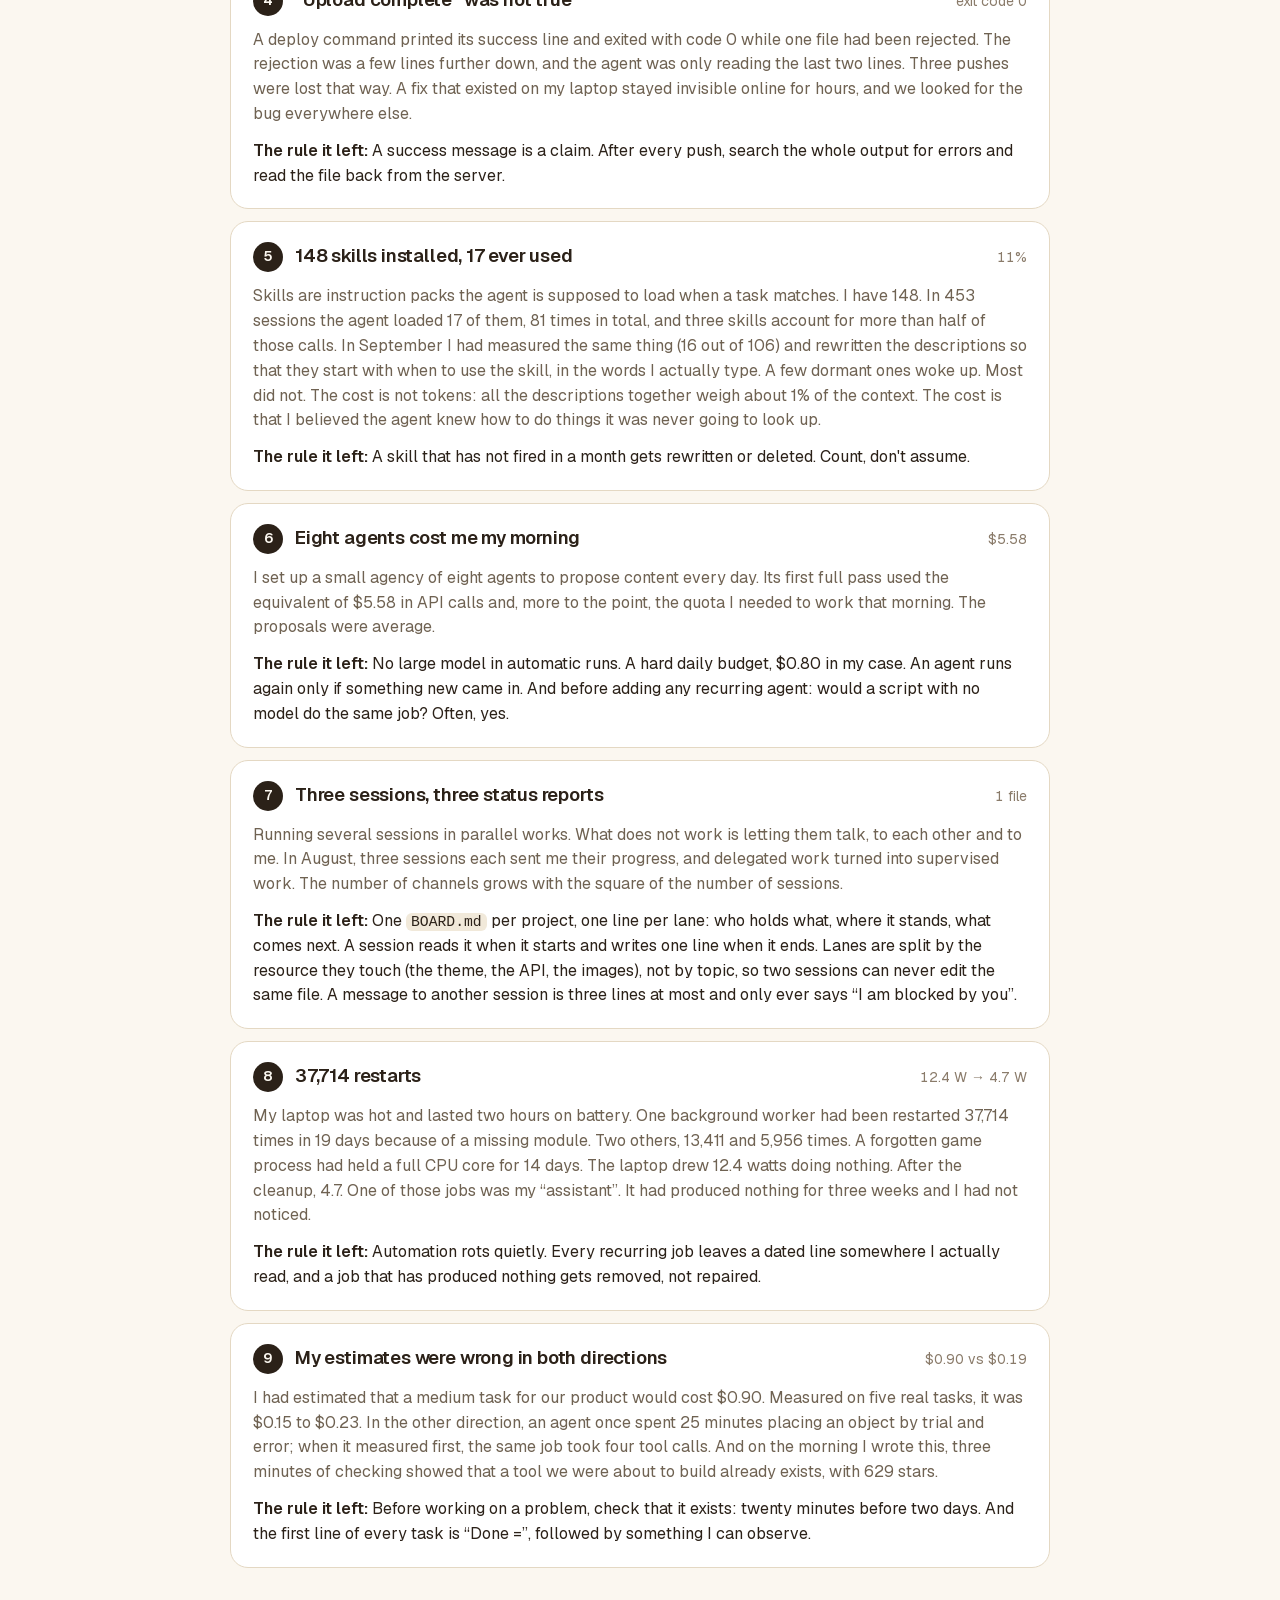
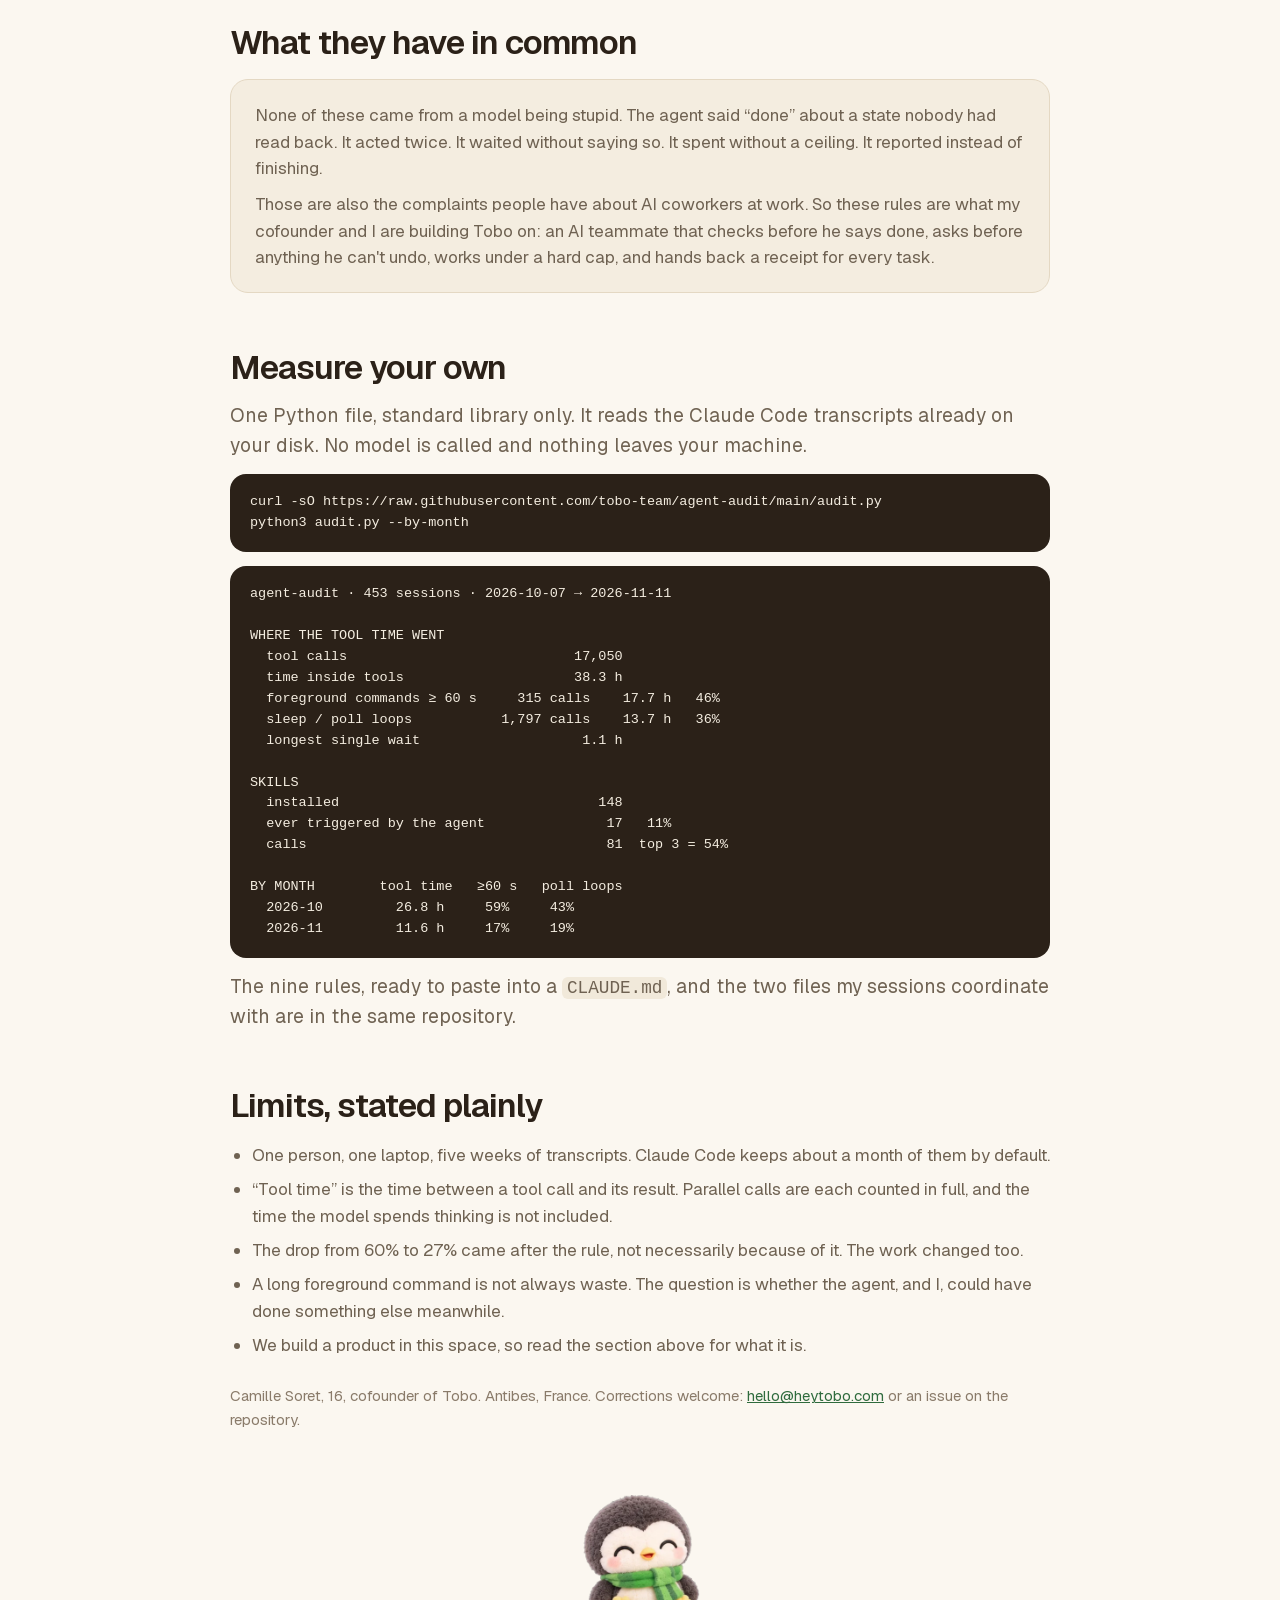
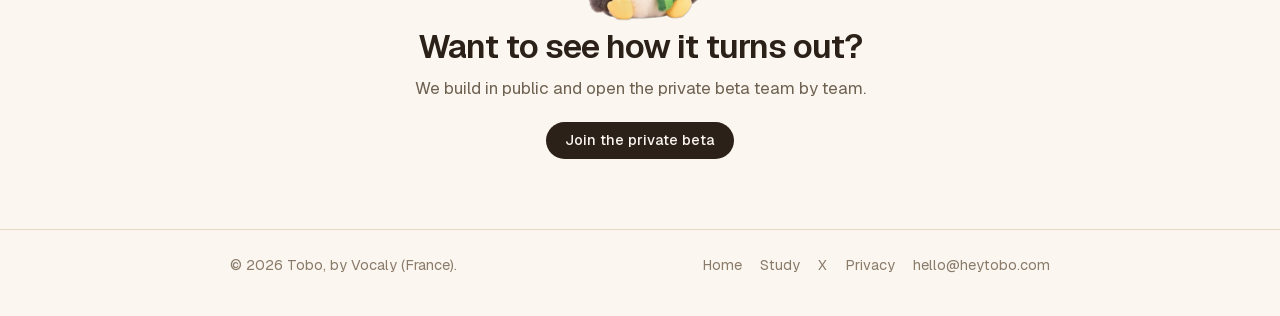
<file: what-broke.html>
<!doctype html>
<html lang="en">
<head>
<meta charset="utf-8">
<meta name="viewport" content="width=device-width, initial-scale=1">
<title>AI agents run most of my company. Here is what broke. · Tobo</title>
<meta name="description" content="I'm 16 and I have no employees, I have Claude Code sessions. 453 of them measured over five weeks: nine failures, the numbers, and the rule each one left behind.">
<link rel="canonical" href="https://heytobo.com/what-broke">
<meta property="og:type" content="article">
<meta property="og:url" content="https://heytobo.com/what-broke">
<meta property="og:title" content="AI agents run most of my company. Here is what broke.">
<meta property="og:description" content="453 agent sessions measured over five weeks. Nine failures, with the numbers and the rule each one left behind.">
<meta property="og:image" content="https://heytobo.com/assets/og-what-broke.png">
<meta name="twitter:card" content="summary_large_image">
<meta name="twitter:site" content="@heytobo">
<meta name="author" content="Camille Soret">
<meta name="theme-color" content="#FBF7F0">
<link rel="icon" href="/favicon.ico" sizes="any">
<link rel="apple-touch-icon" href="/assets/apple-touch-icon.png">
<link rel="preload" href="/assets/fonts/geist-latin.woff2" as="font" type="font/woff2" crossorigin>
<style>
@font-face{font-family:"Geist";src:url("/assets/fonts/geist-latin.woff2") format("woff2");font-weight:100 900;font-style:normal;font-display:swap}
:root{--cream:#FBF7F0;--cocoa:#2B2118;--sand:#E4D8C3;--scarf:#8DCF98;--leaf:#2f6b3d;--mint:#E4F3E6;--muted:#6f6252;--soft:#8A7B6A}
*{box-sizing:border-box}
html{-webkit-text-size-adjust:100%}
body{margin:0;background:var(--cream);color:var(--cocoa);font-family:"Geist",-apple-system,BlinkMacSystemFont,"Segoe UI",Roboto,sans-serif;font-size:17px;line-height:1.55;-webkit-font-smoothing:antialiased}
a{color:var(--leaf)}
img{max-width:100%;height:auto;display:block}
.wrap{max-width:860px;margin:0 auto;padding:0 20px}
.nav{display:flex;align-items:center;justify-content:space-between;padding:18px 0}
.brand{display:flex;align-items:center;gap:10px;font-weight:600;font-size:20px;letter-spacing:-.02em;text-decoration:none;color:inherit}
.brand img{width:34px;height:34px;object-fit:contain}
.btn{display:inline-flex;align-items:center;justify-content:center;border:0;border-radius:9999px;font:inherit;font-weight:500;line-height:1;cursor:pointer;padding:.7rem 1.2rem;font-size:.9rem;text-decoration:none;color:var(--cream);background:var(--cocoa)}
.kicker{font-size:13.5px;font-weight:600;letter-spacing:.08em;text-transform:uppercase;color:var(--leaf);margin:34px 0 10px}
h1{font-size:clamp(2.1rem,5.4vw,3.5rem);line-height:1.05;letter-spacing:-.035em;font-weight:600;margin:0 0 18px}
h2{font-size:clamp(1.5rem,3.2vw,2.1rem);line-height:1.12;letter-spacing:-.03em;font-weight:600;margin:56px 0 14px}
.lead{font-size:clamp(1.05rem,1.6vw,1.2rem);color:var(--muted);margin:0 0 14px}
.meta{font-size:14.5px;color:var(--soft);margin:0 0 30px}
.cards{display:grid;grid-template-columns:repeat(3,1fr);gap:14px;margin:26px 0 8px}
@media (max-width:760px){.cards{grid-template-columns:1fr}}
.card{background:#fff;border:1px solid var(--sand);border-radius:18px;padding:20px}
.card b{display:block;font-size:2.3rem;letter-spacing:-.04em;line-height:1;margin-bottom:8px}
.card p{margin:0;color:var(--muted);font-size:15.5px}
.row{background:#fff;border:1px solid var(--sand);border-radius:18px;padding:20px 22px;margin:0 0 12px}
.head{display:flex;align-items:baseline;gap:12px}
.rank{flex:0 0 30px;height:30px;border-radius:50%;background:var(--cocoa);color:var(--cream);display:grid;place-items:center;font-weight:600;font-size:14px;align-self:center}
.row h3{flex:1;font-size:1.15rem;letter-spacing:-.01em;margin:0;font-weight:600}
.n{font-size:14px;color:var(--soft);white-space:nowrap}
.bar{height:8px;border-radius:8px;background:#F1E9DA;margin:12px 0 14px;overflow:hidden}
.bar i{display:block;height:100%;border-radius:8px;background:var(--scarf)}
blockquote{margin:0 0 12px;padding:12px 14px;background:#FFF8EC;border:1px solid #EAD9BC;border-radius:14px 14px 14px 4px;font-size:15.5px}
cite{display:block;font-style:normal;font-size:13px;color:var(--soft);margin-top:6px}
.fix{margin:0;font-size:15.5px;color:var(--muted)}
.fix b{color:var(--cocoa);font-weight:600}
ul{padding-left:22px;color:var(--muted)}
li{margin-bottom:8px}
.box{background:#F4EDE0;border:1px solid var(--sand);border-radius:18px;padding:22px 24px;margin:18px 0}
.box p{margin:0 0 10px;color:var(--muted)}
.box p:last-child{margin:0}
.cta{text-align:center;padding:56px 0 70px}
.cta img{width:120px;margin:0 auto 6px}
.cta h2{margin:0 0 10px}
.cta p{color:var(--muted);max-width:34em;margin:0 auto 20px}
footer{border-top:1px solid var(--sand);padding:24px 0 40px;font-size:14.5px;color:var(--soft)}
.foot{display:flex;flex-wrap:wrap;gap:12px 24px;justify-content:space-between}
.foot a{color:inherit;text-decoration:none;margin-left:18px}
.row p{margin:12px 0 0;color:var(--muted);font-size:16px}
.row p.rule{color:var(--cocoa)}
.row p.rule b{font-weight:600}
.n{font-variant-numeric:tabular-nums}
pre{background:var(--cocoa);color:#F4EDE0;border-radius:16px;padding:18px 20px;overflow-x:auto;font:13.5px/1.55 ui-monospace,SFMono-Regular,Menlo,Consolas,monospace;margin:14px 0}
code{font:0.92em ui-monospace,SFMono-Regular,Menlo,Consolas,monospace;background:#F1E9DA;border-radius:6px;padding:1px 5px}
pre code{background:none;padding:0;font-size:inherit}
.by{font-size:15px;color:var(--soft);margin:26px 0 0}
</style>
<script type="application/ld+json">{"@context":"https://schema.org","@type":"Article","headline":"AI agents run most of my company. Here is what broke.","author":{"@type":"Person","name":"Camille Soret"},"publisher":{"@type":"Organization","name":"Tobo","url":"https://heytobo.com"},"datePublished":"2026-11-11","mainEntityOfPage":"https://heytobo.com/what-broke"}</script>
</head>
<body>
<div class="wrap">
  <header class="nav">
    <a class="brand" href="/" aria-label="Tobo, home"><img src="/assets/tobo-face.png" alt="" width="34" height="34">Tobo</a>
    <a class="btn" href="/#join">Join the beta</a>
  </header>

  <main>
    <p class="kicker">Field notes · November 2026</p>
    <h1>AI agents run most of my company. Here is what broke.</h1>
    <p class="lead">I'm 16. I have no employees: I have Claude Code sessions. They write the code, answer suppliers, publish, and watch the sites while I'm in class. I measured 453 of those sessions and wrote down every failure the day it happened. Here are nine of them, with the numbers and the rule each one left behind.</p>
    <p class="meta">Measured on November 11, 2026, on the transcripts on my laptop: 453 sessions between October 7 and November 11, 17,050 tool calls, 38.3 hours spent inside tools. Older incidents come from notes written the day they happened. The script is public, one file, and nothing leaves your machine: <a href="https://github.com/tobo-team/agent-audit">github.com/tobo-team/agent-audit</a>.</p>

    <div class="cards">
      <div class="card"><b>60%</b><p>of tool time went into commands that just wait, before I wrote a rule about it. 27% since.</p></div>
      <div class="card"><b>33 days</b><p>a site stayed down while the monitor that had caught it said nothing.</p></div>
      <div class="card"><b>17 of 148</b><p>installed skills ever used by the agent, in 453 sessions.</p></div>
    </div>

    <h2>Nine failures, and the rule each one left</h2>

      <article class="row" id="f1">
        <div class="head"><span class="rank">1</span><h3>It spent most of its time waiting, and so did I</h3><span class="n">60% → 27%</span></div>
        <p>Between October 7 and 27, my agents spent 22.5 hours inside tools. 13.4 of those hours, 60%, went into foreground commands that ran for a minute or more: builds, pushes, and 1,286 small loops of <code>sleep</code> and <code>until</code>. The longest single wait lasted 68 minutes. Each time, I was sitting in front of a frozen terminal.</p>
        <p class="rule"><b>The rule it left:</b> Anything that can take more than a minute runs in the background, and the agent does something else or answers me meanwhile. No <code>sleep</code> in the foreground. A script that has timed out once is never run again as is. Since October 28 the share is 27% and the longest wait is 19 minutes. Better, not solved.</p>
      </article>
      <article class="row" id="f2">
        <div class="head"><span class="rank">2</span><h3>A monitor that worked perfectly let a site stay down for 33 days</h3><span class="n">33 days</span></div>
        <p>A small script checks the sites I run. On August 1 it saw one of them go down, wrote a line in its log, and then said nothing more, because the state never changed again. I found out on September 3. The sensor did exactly what I had asked for: tell me when something changes.</p>
        <p class="rule"><b>The rule it left:</b> A sensor repeats its alert for as long as the problem lasts, with the number of days. Silence must mean “all good”, never “nothing new”.</p>
      </article>
      <article class="row" id="f3">
        <div class="head"><span class="rank">3</span><h3>The retry was more dangerous than the failure</h3><span class="n">3 duplicates</span></div>
        <p>An agent sent a message to suppliers, then checked that it had gone out by comparing its text with what the platform returned. The platform turns line breaks into spaces, so the check failed on every message longer than one line. The agent concluded that the send had failed, and sent again. Three suppliers I was negotiating with received the same message twice.</p>
        <p class="rule"><b>The rule it left:</b> Before a second attempt at anything that goes out, read the real state again, not the output of the first attempt. A failure is visible and can be replayed. A duplicate lands on a human.</p>
      </article>
      <article class="row" id="f4">
        <div class="head"><span class="rank">4</span><h3>“Upload complete” was not true</h3><span class="n">exit code 0</span></div>
        <p>A deploy command printed its success line and exited with code 0 while one file had been rejected. The rejection was a few lines further down, and the agent was only reading the last two lines. Three pushes were lost that way. A fix that existed on my laptop stayed invisible online for hours, and we looked for the bug everywhere else.</p>
        <p class="rule"><b>The rule it left:</b> A success message is a claim. After every push, search the whole output for errors and read the file back from the server.</p>
      </article>
      <article class="row" id="f5">
        <div class="head"><span class="rank">5</span><h3>148 skills installed, 17 ever used</h3><span class="n">11%</span></div>
        <p>Skills are instruction packs the agent is supposed to load when a task matches. I have 148. In 453 sessions the agent loaded 17 of them, 81 times in total, and three skills account for more than half of those calls. In September I had measured the same thing (16 out of 106) and rewritten the descriptions so that they start with when to use the skill, in the words I actually type. A few dormant ones woke up. Most did not. The cost is not tokens: all the descriptions together weigh about 1% of the context. The cost is that I believed the agent knew how to do things it was never going to look up.</p>
        <p class="rule"><b>The rule it left:</b> A skill that has not fired in a month gets rewritten or deleted. Count, don't assume.</p>
      </article>
      <article class="row" id="f6">
        <div class="head"><span class="rank">6</span><h3>Eight agents cost me my morning</h3><span class="n">$5.58</span></div>
        <p>I set up a small agency of eight agents to propose content every day. Its first full pass used the equivalent of $5.58 in API calls and, more to the point, the quota I needed to work that morning. The proposals were average.</p>
        <p class="rule"><b>The rule it left:</b> No large model in automatic runs. A hard daily budget, $0.80 in my case. An agent runs again only if something new came in. And before adding any recurring agent: would a script with no model do the same job? Often, yes.</p>
      </article>
      <article class="row" id="f7">
        <div class="head"><span class="rank">7</span><h3>Three sessions, three status reports</h3><span class="n">1 file</span></div>
        <p>Running several sessions in parallel works. What does not work is letting them talk, to each other and to me. In August, three sessions each sent me their progress, and delegated work turned into supervised work. The number of channels grows with the square of the number of sessions.</p>
        <p class="rule"><b>The rule it left:</b> One <code>BOARD.md</code> per project, one line per lane: who holds what, where it stands, what comes next. A session reads it when it starts and writes one line when it ends. Lanes are split by the resource they touch (the theme, the API, the images), not by topic, so two sessions can never edit the same file. A message to another session is three lines at most and only ever says “I am blocked by you”.</p>
      </article>
      <article class="row" id="f8">
        <div class="head"><span class="rank">8</span><h3>37,714 restarts</h3><span class="n">12.4 W → 4.7 W</span></div>
        <p>My laptop was hot and lasted two hours on battery. One background worker had been restarted 37,714 times in 19 days because of a missing module. Two others, 13,411 and 5,956 times. A forgotten game process had held a full CPU core for 14 days. The laptop drew 12.4 watts doing nothing. After the cleanup, 4.7. One of those jobs was my “assistant”. It had produced nothing for three weeks and I had not noticed.</p>
        <p class="rule"><b>The rule it left:</b> Automation rots quietly. Every recurring job leaves a dated line somewhere I actually read, and a job that has produced nothing gets removed, not repaired.</p>
      </article>
      <article class="row" id="f9">
        <div class="head"><span class="rank">9</span><h3>My estimates were wrong in both directions</h3><span class="n">$0.90 vs $0.19</span></div>
        <p>I had estimated that a medium task for our product would cost $0.90. Measured on five real tasks, it was $0.15 to $0.23. In the other direction, an agent once spent 25 minutes placing an object by trial and error; when it measured first, the same job took four tool calls. And on the morning I wrote this, three minutes of checking showed that a tool we were about to build already exists, with 629 stars.</p>
        <p class="rule"><b>The rule it left:</b> Before working on a problem, check that it exists: twenty minutes before two days. And the first line of every task is “Done =”, followed by something I can observe.</p>
      </article>

    <h2>What they have in common</h2>
    <div class="box">
      <p>None of these came from a model being stupid. The agent said “done” about a state nobody had read back. It acted twice. It waited without saying so. It spent without a ceiling. It reported instead of finishing.</p>
      <p>Those are also the complaints people have about AI coworkers at work. So these rules are what my cofounder and I are building Tobo on: an AI teammate that checks before he says done, asks before anything he can't undo, works under a hard cap, and hands back a receipt for every task.</p>
    </div>

    <h2>Measure your own</h2>
    <p class="lead">One Python file, standard library only. It reads the Claude Code transcripts already on your disk. No model is called and nothing leaves your machine.</p>
<pre><code>curl -sO https://raw.githubusercontent.com/tobo-team/agent-audit/main/audit.py
python3 audit.py --by-month</code></pre>
<pre><code>agent-audit · 453 sessions · 2026-10-07 → 2026-11-11

WHERE THE TOOL TIME WENT
  tool calls                            17,050
  time inside tools                     38.3 h
  foreground commands ≥ 60 s     315 calls    17.7 h   46%
  sleep / poll loops           1,797 calls    13.7 h   36%
  longest single wait                    1.1 h

SKILLS
  installed                                148
  ever triggered by the agent               17   11%
  calls                                     81  top 3 = 54%

BY MONTH        tool time   ≥60 s   poll loops
  2026-10         26.8 h     59%     43%
  2026-11         11.6 h     17%     19%</code></pre>
    <p class="lead">The nine rules, ready to paste into a <code>CLAUDE.md</code>, and the two files my sessions coordinate with are in the same repository.</p>

    <h2>Limits, stated plainly</h2>
    <ul>
      <li>One person, one laptop, five weeks of transcripts. Claude Code keeps about a month of them by default.</li>
      <li>“Tool time” is the time between a tool call and its result. Parallel calls are each counted in full, and the time the model spends thinking is not included.</li>
      <li>The drop from 60% to 27% came after the rule, not necessarily because of it. The work changed too.</li>
      <li>A long foreground command is not always waste. The question is whether the agent, and I, could have done something else meanwhile.</li>
      <li>We build a product in this space, so read the section above for what it is.</li>
    </ul>
    <p class="by">Camille Soret, 16, cofounder of Tobo. Antibes, France. Corrections welcome: <a href="mailto:hello@heytobo.com">hello@heytobo.com</a> or an issue on the repository.</p>
  </main>
</div>

<section class="cta">
  <div class="wrap">
    <img src="/assets/tobo-happy.webp" alt="Tobo, a plush penguin with a green scarf" width="274" height="308">
    <h2>Want to see how it turns out?</h2>
    <p>We build in public and open the private beta team by team.</p>
    <a class="btn" href="/#join">Join the private beta</a>
  </div>
</section>

<footer>
  <div class="wrap foot">
    <span>© 2026 Tobo, by Vocaly (France).</span>
    <span><a href="/">Home</a><a href="/complaints">Study</a><a href="https://x.com/heytobo">X</a><a href="/privacy">Privacy</a><a href="mailto:hello@heytobo.com">hello@heytobo.com</a></span>
  </div>
</footer>
</body>
</html>
</file>
<file: assets/legal.css>
@font-face{font-family:"Geist";src:url("/assets/fonts/geist-latin.woff2") format("woff2");font-weight:100 900;font-style:normal;font-display:swap}
*{box-sizing:border-box}
body{margin:0;background:#FBF7F0;color:#2B2118;font-family:"Geist",-apple-system,BlinkMacSystemFont,"Segoe UI",Roboto,sans-serif;font-size:17px;line-height:1.6;-webkit-font-smoothing:antialiased}
main{max-width:720px;margin:0 auto;padding:28px 20px 80px}
.back{display:inline-flex;align-items:center;gap:8px;font-weight:600;font-size:18px;text-decoration:none;color:inherit;margin-bottom:28px}
.back img{width:28px;height:28px;object-fit:contain}
h1{font-size:clamp(2rem,5vw,2.8rem);letter-spacing:-.03em;line-height:1.1;margin:0 0 6px;font-weight:600}
h2{font-size:1.3rem;letter-spacing:-.01em;margin:34px 0 8px;font-weight:600}
p,li{color:#4a3d30}
.date{color:#8A7B6A;font-size:14.5px;margin:0 0 22px}
ul{padding-left:22px}
li{margin-bottom:12px}
a{color:#2f6b3d}
.center{text-align:center;padding-top:12vh}
.center img{width:150px;margin:0 auto 8px;display:block}
.btn{display:inline-block;margin-top:14px;background:#2B2118;color:#FBF7F0;text-decoration:none;border-radius:9999px;padding:.8rem 1.4rem;font-weight:500;font-size:.95rem}
</file>
